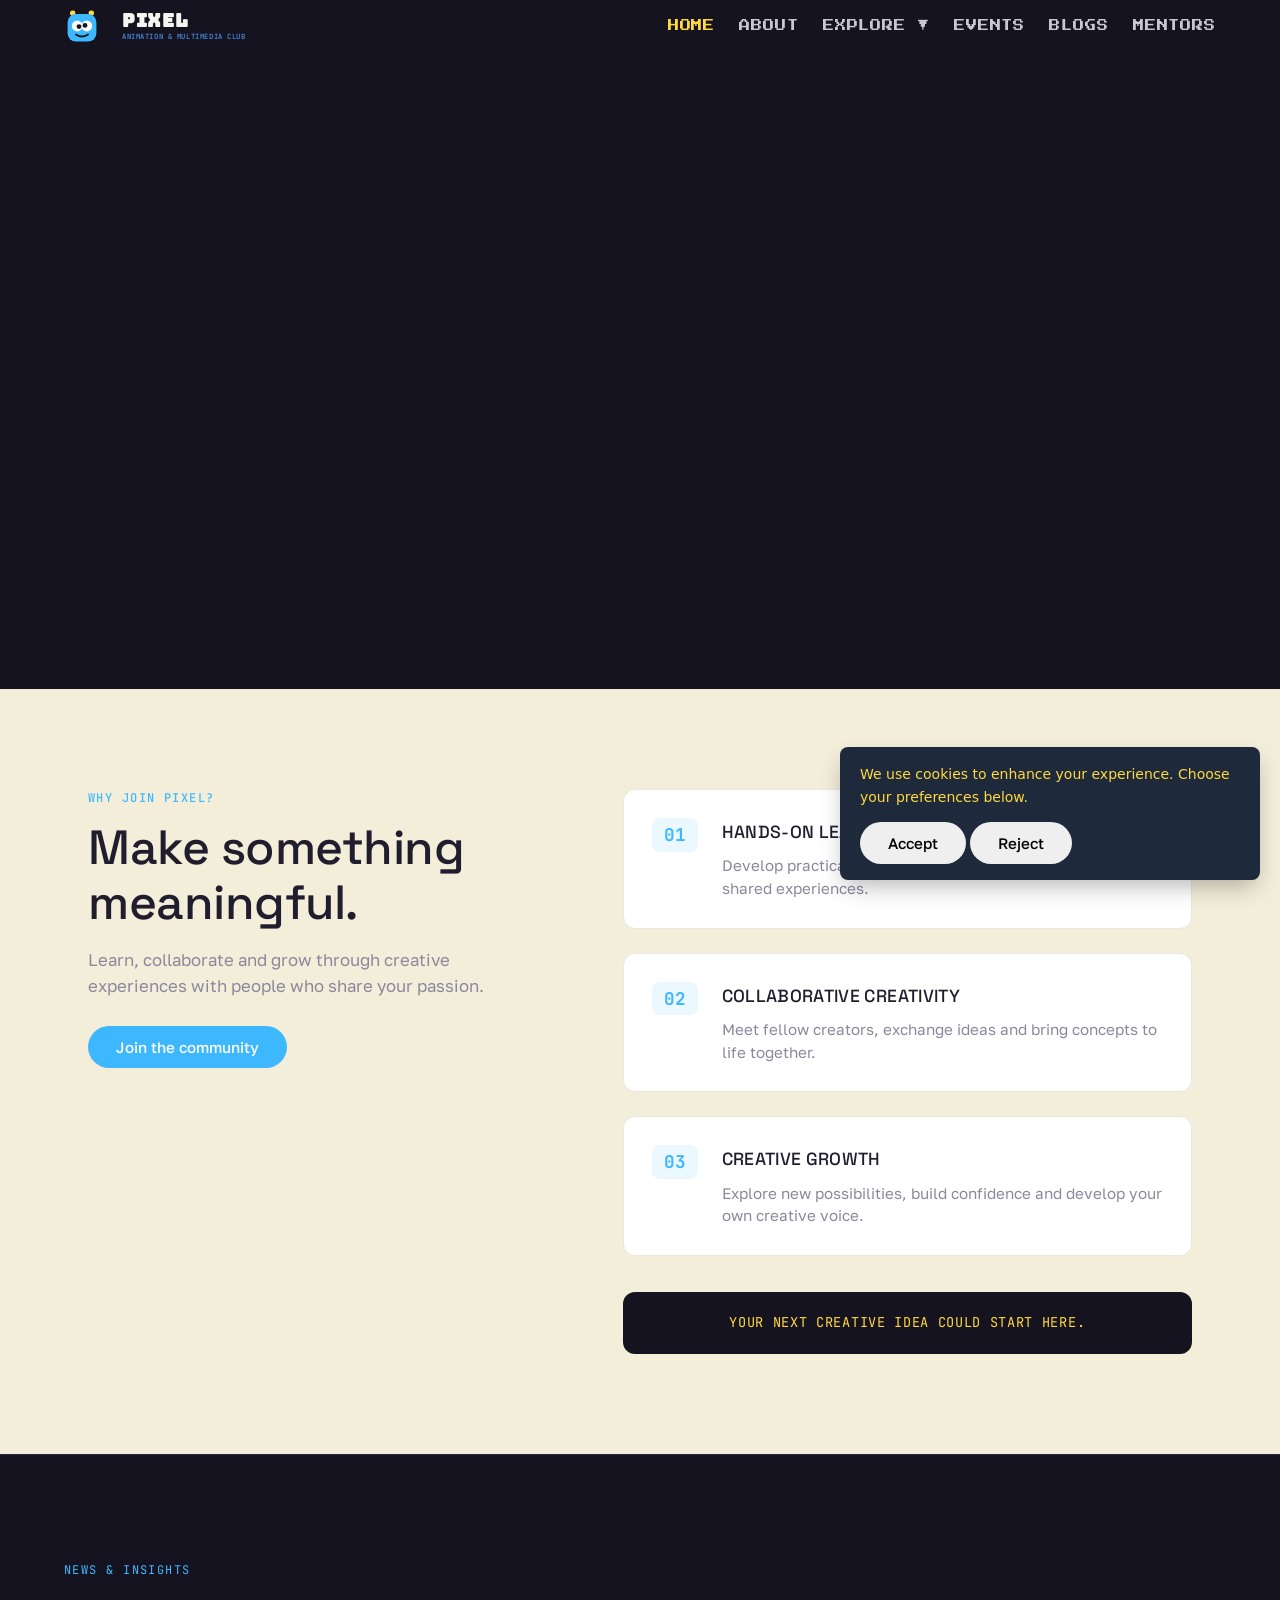
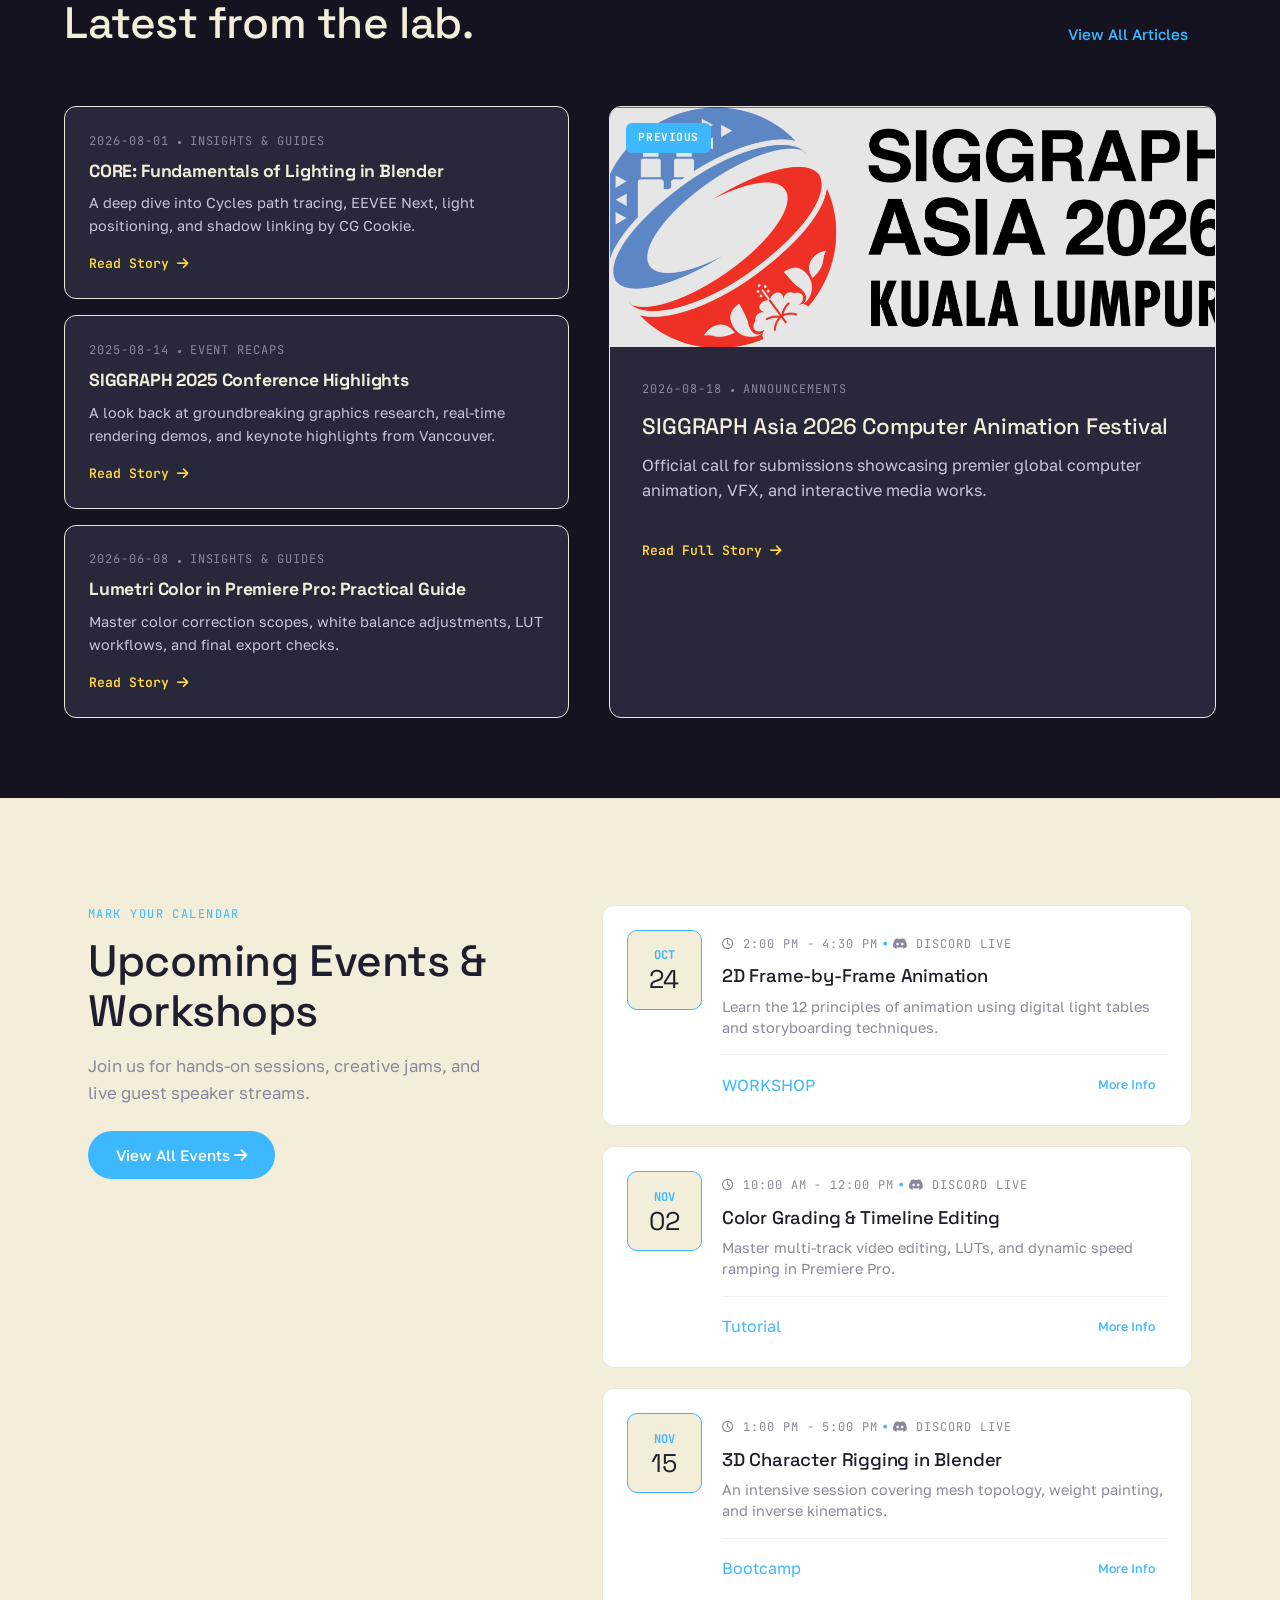
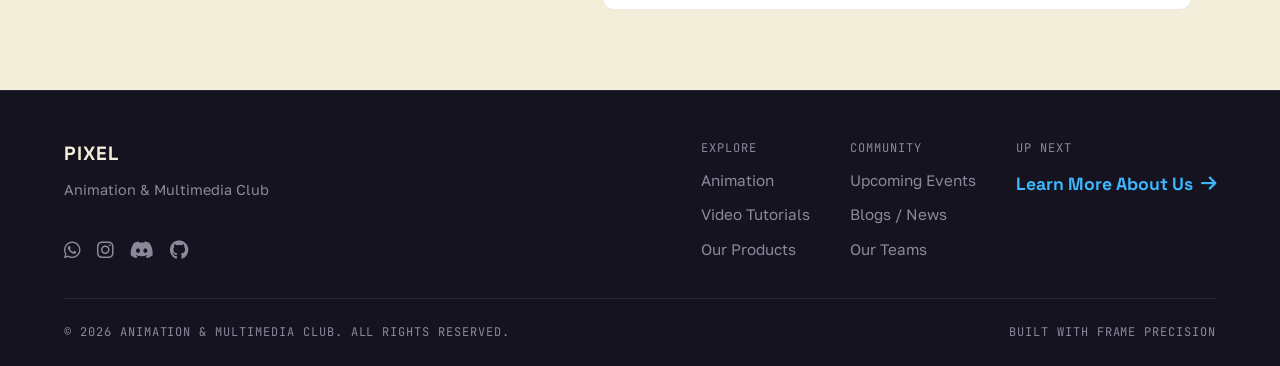
<file: index.html>
<!DOCTYPE html>
<html lang="en">
<head>
  <meta charset="UTF-8">
  <meta name="viewport" content="width=device-width, initial-scale=1.0">
  <title>Home | Animation & Multimedia Club</title>
  <link rel="icon" href="images/icon.svg" type="image/svg+xml">

  <!-- Fonts -->
  <link rel="preconnect" href="https://fonts.googleapis.com">
  <link rel="preconnect" href="https://fonts.gstatic.com" crossorigin>
  <link href="https://fonts.googleapis.com/css2?family=Bungee&family=Space+Grotesk:wght@500;700&family=Golos+Text:wght@400..900&family=Press+Start+2P&family=JetBrains+Mono:wght@400;500&display=swap" rel="stylesheet">
  <link href="https://cdnjs.cloudflare.com/ajax/libs/font-awesome/6.4.0/css/all.min.css" rel="stylesheet">

  <!-- Stylesheet -->
  <link rel="stylesheet" href="style.css">
  <link rel="stylesheet" href="index.css">
</head>
<body>

  <!-- Navigation Bar -->
  <nav class="navbar">
    <div class="container nav-container">
      <!-- Logo and Brand Name -->
      <a href="index.html" class="navbar-brand">
        <!-- Replace logo.png with your actual logo file -->
        <img src="images/pixel-logo.svg" alt="Logo" class="brand-logo">
        <div class="brand-text">
          <span class="brand-title">pixel</span>
          <span class="brand-subtitle">animation & multimedia club</span>
        </div>
      </a>
      
      <!-- Hamburger Button for Mobile -->
      <button class="hamburger" id="hamburger-btn" aria-label="Toggle Navigation">
        <span></span><span></span><span></span>
      </button>

      <!-- Navigation Links -->
      <div class="navbar-nav" id="navbar-nav">
        <a href="index.html" class="active">Home</a>
        <a href="about.html">About</a>
        
        <!-- Explore Dropdown -->
        <div class="dropdown">
          <a class="dropdown-toggle" id="explore-btn">Explore ▼</a>
          <div class="dropdown-menu">
            <a href="animation.html">Animations</a>
            <a href="tutorials.html">Tutorials</a>
            <a href="product.html">Productions</a>
          </div>
        </div>
        
        <a href="event.html">Events</a>
        <a href="blog.html">Blogs</a>
        <a href="mentor.html">Mentors</a>
      </div>
    </div>
    <!-- Scrub Bar Indicator -->
    <div class="scrub-bar"><div class="scrub-fill" id="scrubFill"></div></div>
  </nav>
<!-- Page Content -->
<main class="container">
  <!-- Full-Width Video Section (OUTSIDE Bounded Container) -->
<div class="hero-visual full-bleed">
  <div class="hero-video-wrapper">
    <video 
      class="hero-video" 
      autoplay 
      loop 
      muted 
      playsinline 
      disablePictureInPicture 
      controlsList="nodownload no-pictures-in-picture"
    >
      <source src="videos/refresh.mp4" type="video/mp4">
      <source src="videos/refresh.mp4" type="video/webm">
      Your browser does not support the video tag.
    </video>
  </div>
  <div class="frame-strip" aria-hidden="true">
    <span></span>
    <span></span>
    <span></span>
    <span></span>
    <span></span>
    <span></span>
  </div>
</div>
<!-- Hero Action Button -->
<section class="section why-join">
<div class="container">
    <div class="why-join-layout">
    <div class="why-join-title">
        <p class="eyebrow">WHY JOIN PIXEL?</p>
        <h2>
        Make something meaningful.
        </h2>

        <p class="why-join-intro">Learn, collaborate and grow through creative experiences
        with people who share your passion.</p>

        <br>
        <button class="btn btn-primary" id="openJoinModal">Join the community</button>
    </div>

    <div class="why-features">
        <article class="why-feature">
        <span class="why-feature-number">01</span>
        <div class="why-feature-content">
            <h3>HANDS-ON LEARNING</h3>
            <p>Develop practical creative skills through workshops and shared experiences.</p>
        </div>
        </article>
        <article class="why-feature">
        <span class="why-feature-number">02</span>
        <div class="why-feature-content">
            <h3>COLLABORATIVE CREATIVITY</h3>
            <p>Meet fellow creators, exchange ideas and bring concepts to life together.</p>
        </div>
        </article>
        <article class="why-feature">
        <span class="why-feature-number">03</span>
        <div class="why-feature-content">
            <h3>CREATIVE GROWTH</h3>
            <p>Explore new possibilities, build confidence and develop your own creative voice.</p>
        </div>
        </article>
        <div class="why-join-closing">
        <span>Your next creative idea could start here.</span>
        </div>
    </div>
    </div>
  </div>
</section>

<!-- News & Insights Section -->
<section id="news" class="section section-dark news-section">
  <div class="container">
    <!-- Section Header -->
    <br>
    <div class="news-header">
      <div>
        <p class="eyebrow">NEWS & INSIGHTS</p>
        <h2>Latest from the lab.</h2>
      </div>
      <a href="blog.html" class="btn btn-secondary">View All Articles</a>
    </div>

    <!-- News Grid Layout -->
    <div class="news-grid">
      
      <!-- Featured Main Post -->
      <a href="https://asia.siggraph.org/2026/submissions/computer-animation-festival/" target="_blank" rel="noopener noreferrer" class="news-card news-featured news-card-link">
        <div class="news-image-wrapper">
          <span class="news-badge">Previous</span>
          <img src="images/SIGGRAPH_ASIA_2026.png" alt="SIGGRAPH ASIA 2026" class="news-img">
        </div>
        <div class="news-content">
          <div class="news-meta">
            <span class="label-mono">2026-08-18</span>
            <span class="dot">•</span>
            <span class="label-mono">ANNOUNCEMENTS</span>
          </div>
          <h3>SIGGRAPH Asia 2026 Computer Animation Festival</h3>
          <p class="muted">Official call for submissions showcasing premier global computer animation, VFX, and interactive media works.</p>
          <span class="news-link">Read Full Story <i class="fa-solid fa-arrow-right"></i></span>
        </div>
      </a>

      <!-- Secondary Posts List -->
      <div class="news-list">
        
        <a href="https://cgcookie.com/courses/core-fundamentals-of-lighting-in-blender" target="_blank" rel="noopener noreferrer" class="news-card news-compact news-card-link">
          <div class="news-meta">
            <span class="label-mono">2026-08-01</span>
            <span class="dot">•</span>
            <span class="label-mono">INSIGHTS & GUIDES</span>
          </div>
          <h4>CORE: Fundamentals of Lighting in Blender</h4>
          <p class="muted">A deep dive into Cycles path tracing, EEVEE Next, light positioning, and shadow linking by CG Cookie.</p>
          <span class="news-link">Read Story <i class="fa-solid fa-arrow-right"></i></span>
        </a>

        <a href="https://s2025.siggraph.org/" target="_blank" rel="noopener noreferrer" class="news-card news-compact news-card-link">
          <div class="news-meta">
            <span class="label-mono">2025-08-14</span>
            <span class="dot">•</span>
            <span class="label-mono">EVENT RECAPS</span>
          </div>
          <h4>SIGGRAPH 2025 Conference Highlights</h4>
          <p class="muted">A look back at groundbreaking graphics research, real-time rendering demos, and keynote highlights from Vancouver.</p>
          <span class="news-link">Read Story <i class="fa-solid fa-arrow-right"></i></span>
        </a>

        <a href="https://josephnilo.com/blog/color-grading-in-premiere-pro-the-ultimate-guide-to-the-lumetri-color-panel/" target="_blank" rel="noopener noreferrer" class="news-card news-compact news-card-link">
          <div class="news-meta">
            <span class="label-mono">2026-06-08</span>
            <span class="dot">•</span>
            <span class="label-mono">INSIGHTS & GUIDES</span>
          </div>
          <h4>Lumetri Color in Premiere Pro: Practical Guide</h4>
          <p class="muted">Master color correction scopes, white balance adjustments, LUT workflows, and final export checks.</p>
          <span class="news-link">Read Story <i class="fa-solid fa-arrow-right"></i></span>
        </a>

      </div>

    </div>
  </div>
</section>

<!-- Upcoming Events Section — 2-Column Grid -->
<section id="events" class="section events-section">
  <br>
  <div class="container">
    <div class="events-layout">

      <!-- Left Column: Sticky Title & Description -->
      <div class="events-title">
        <p class="eyebrow">MARK YOUR CALENDAR</p>
        <h2>Upcoming Events &amp; Workshops</h2>
        <p class="events-intro">Join us for hands-on sessions, creative jams, and live guest speaker streams.</p>
        <a href="event.html" class="btn btn-primary events-cta">View All Events <i class="fa-solid fa-arrow-right"></i></a>
      </div>

      <!-- Right Column: Stacked Event Cards -->
      <div class="events-list">

        <!-- Card 1 -->
        <a href="event.html#bootcamp" class="event-card event-card-link">
          <div class="event-date-badge">
            <span class="event-month">OCT</span>
            <span class="event-day">24</span>
          </div>
          <div class="event-details">
            <div class="event-meta">
              <span class="label-mono"><i class="fa-regular fa-clock"></i> 2:00 PM - 4:30 PM</span>
              <span class="dot">•</span>
              <span class="label-mono"><i class="fa-brands fa-discord"></i> DISCORD LIVE</span>
            </div>
            <h3>2D Frame-by-Frame Animation</h3>
            <p class="muted">Learn the 12 principles of animation using digital light tables and storyboarding techniques.</p>
            <div class="event-footer">
              <span class="event-tag">WORKSHOP</span>
              <div class="event-actions">
                <span class="btn btn-secondary btn-sm">More Info</span>
              </div>
            </div>
          </div>
        </a>

        <!-- Card 2 -->
        <a href="event.html#film-jam" class="event-card event-card-link">
          <div class="event-date-badge">
            <span class="event-month">NOV</span>
            <span class="event-day">02</span>
          </div>
          <div class="event-details">
            <div class="event-meta">
              <span class="label-mono"><i class="fa-regular fa-clock"></i> 10:00 AM - 12:00 PM</span>
              <span class="dot">•</span>
              <span class="label-mono"><i class="fa-brands fa-discord"></i> DISCORD LIVE</span>
            </div>
            <h3>Color Grading & Timeline Editing</h3>
            <p class="muted">Master multi-track video editing, LUTs, and dynamic speed ramping in Premiere Pro.</p>
            <div class="event-footer">
              <span class="event-tag tag-yellow">Tutorial</span>
              <div class="event-actions">
                <span class="btn btn-secondary btn-sm">More Info</span>
              </div>
            </div>
          </div>
        </a>

        <!-- Card 3 -->
        <a href="event.html#vfx-talk" class="event-card event-card-link">
          <div class="event-date-badge">
            <span class="event-month">NOV</span>
            <span class="event-day">15</span>
          </div>
          <div class="event-details">
            <div class="event-meta">
              <span class="label-mono"><i class="fa-regular fa-clock"></i> 1:00 PM - 5:00 PM</span>
              <span class="dot">•</span>
              <span class="label-mono"><i class="fa-brands fa-discord"></i> DISCORD LIVE</span>
            </div>
            <h3>3D Character Rigging in Blender</h3>
            <p class="muted">An intensive session covering mesh topology, weight painting, and inverse kinematics.</p>
            <div class="event-footer">
              <span class="event-tag">Bootcamp</span>
              <div class="event-actions">
                <span class="btn btn-secondary btn-sm">More Info</span>
              </div>
            </div>
          </div>
        </a>

      </div>

    </div>
  </div>
</section>

<!-- Hidden Join Modal Overlay -->
<div id="joinModal" class="modal-overlay">
<div class="modal-card">
<button class="modal-close" id="closeJoinModal" aria-label="Close">&times;</button>
<h2>Join the Community</h2>
<p class="muted">Fill out the form below to register as an official member of PIXEL.</p>

<!-- Success Banner Card -->
<div id="successCard" class="success-banner" style="display: none;">
<i class="fa-solid fa-circle-check"></i>
<div>
    <strong>Registration Successful!</strong>
    <p>Welcome to PIXEL. We have saved your spot.</p>
</div>
</div>

<form id="joinForm" class="join-form">
<div class="form-group">
    <label class="label-mono" for="fullName">Full Name</label>
    <input type="text" id="fullName" name="fullName" placeholder="e.g. Alex Mercer" required>
</div>

<div class="form-group">
    <label class="label-mono" for="email">Email Address</label>
    <input type="email" id="email" name="email" placeholder="alex@example.com" required>
</div>

<div class="form-group">
    <label class="label-mono" for="interest">Primary Interest</label>
    <select id="interest" name="interest" required>
    <option value="" disabled selected>Select your field</option>
    <option value="Animation">Animation</option>
    <option value="Video Editing">Video Editing</option>
    <option value="Digital Art">Digital Art &amp; Design</option>
    <option value="Product Design">Product Design</option>
    </select>
</div>

<button type="submit" class="btn btn-primary" id="submitBtn">Submit Registration</button>
</form>
</div>
</div>

</main>
    <!-- Footer -->
<footer class="footer">
  <div class="container">
    <div class="footer-content">

      <!-- Left Column: Branding & Socials -->
      <div class="footer-info">
        <div class="footer-brand">PIXEL</div>
        <p class="muted">Animation &amp; Multimedia Club</p>
        <div class="social-links">
          <a href="https://chat.whatsapp.com/Lg8gJl5Xru52lrucpBrVzS" aria-label="Whatsapp" target="_blank" rel="noopener noreferrer"><i class="fa-brands fa-whatsapp"></i></a>
          <a href="https://www.instagram.com/pixe.lclub?igsi=c2UzMmYwMGY0czd2" aria-label="Instagram" target="_blank" rel="noopener noreferrer"><i class="fa-brands fa-instagram" target="_blank" rel="noopener noreferrer"></i></a>
          <a href="https://discord.gg/sAC37jRx9b" aria-label="Discord" target=" _blank" rel="noopener noreferrer"><i class="fa-brands fa-discord" target="_blank" rel="noopener noreferrer"></i></a>
          <a href="https://github.com/PixelAnimationAndMultimeidaClub/Pixel-Club-website" aria-label="GitHub" target="_blank" rel="noopener noreferrer"><i class="fa-brands fa-github"></i></a>
        </div>
      </div>

      <!-- Center/Right: Structured Navigation Columns -->
      <div class="footer-nav-grid">
        <div class="footer-col">
          <span class="label-mono">Explore</span>
          <a href="animation.html">Animation</a>
          <a href="tutorials.html">Video Tutorials</a>
          <a href="product.html">Our Products</a>
        </div>

        <div class="footer-col">
          <span class="label-mono">Community</span>
          <a href="event.html">Upcoming Events</a>
          <a href="blog.html">Blogs / News</a>
          <a href="mentor.html">Our Teams</a>
        </div>

        <div class="footer-next">
          <span class="label-mono">Up Next</span>
          <a href="about.html" class="next-link">
            <span>Learn More About Us</span>
            <i class="fa-solid fa-arrow-right"></i>
          </a>
        </div>
      </div>
    </div>

    <!-- Bottom Bar -->
    <div class="footer-bottom">
      <span class="label-mono">&copy; 2026 Animation & Multimedia Club. All rights reserved.</span>
      <span class="label-mono">Built with frame precision</span>
    </div>
  </div>
</footer> 

<!-- PLACE COOKIE BANNER HERE (Just inside </body>) -->
  <div id="cookie-banner" class="cookie-banner hidden">
    <p>We use cookies to enhance your experience. Choose your preferences below.</p>
    <div class="cookie-buttons">
      <button id="accept-cookies" class="btn btn-accept">Accept</button>
      <button id="reject-cookies" class="btn btn-reject">Reject</button>
    </div>
  </div>
  
  <!-- Scripts -->
  <script src="default.js"></script>
  <script src="index.js"></script>
</body>
</html>
</file>
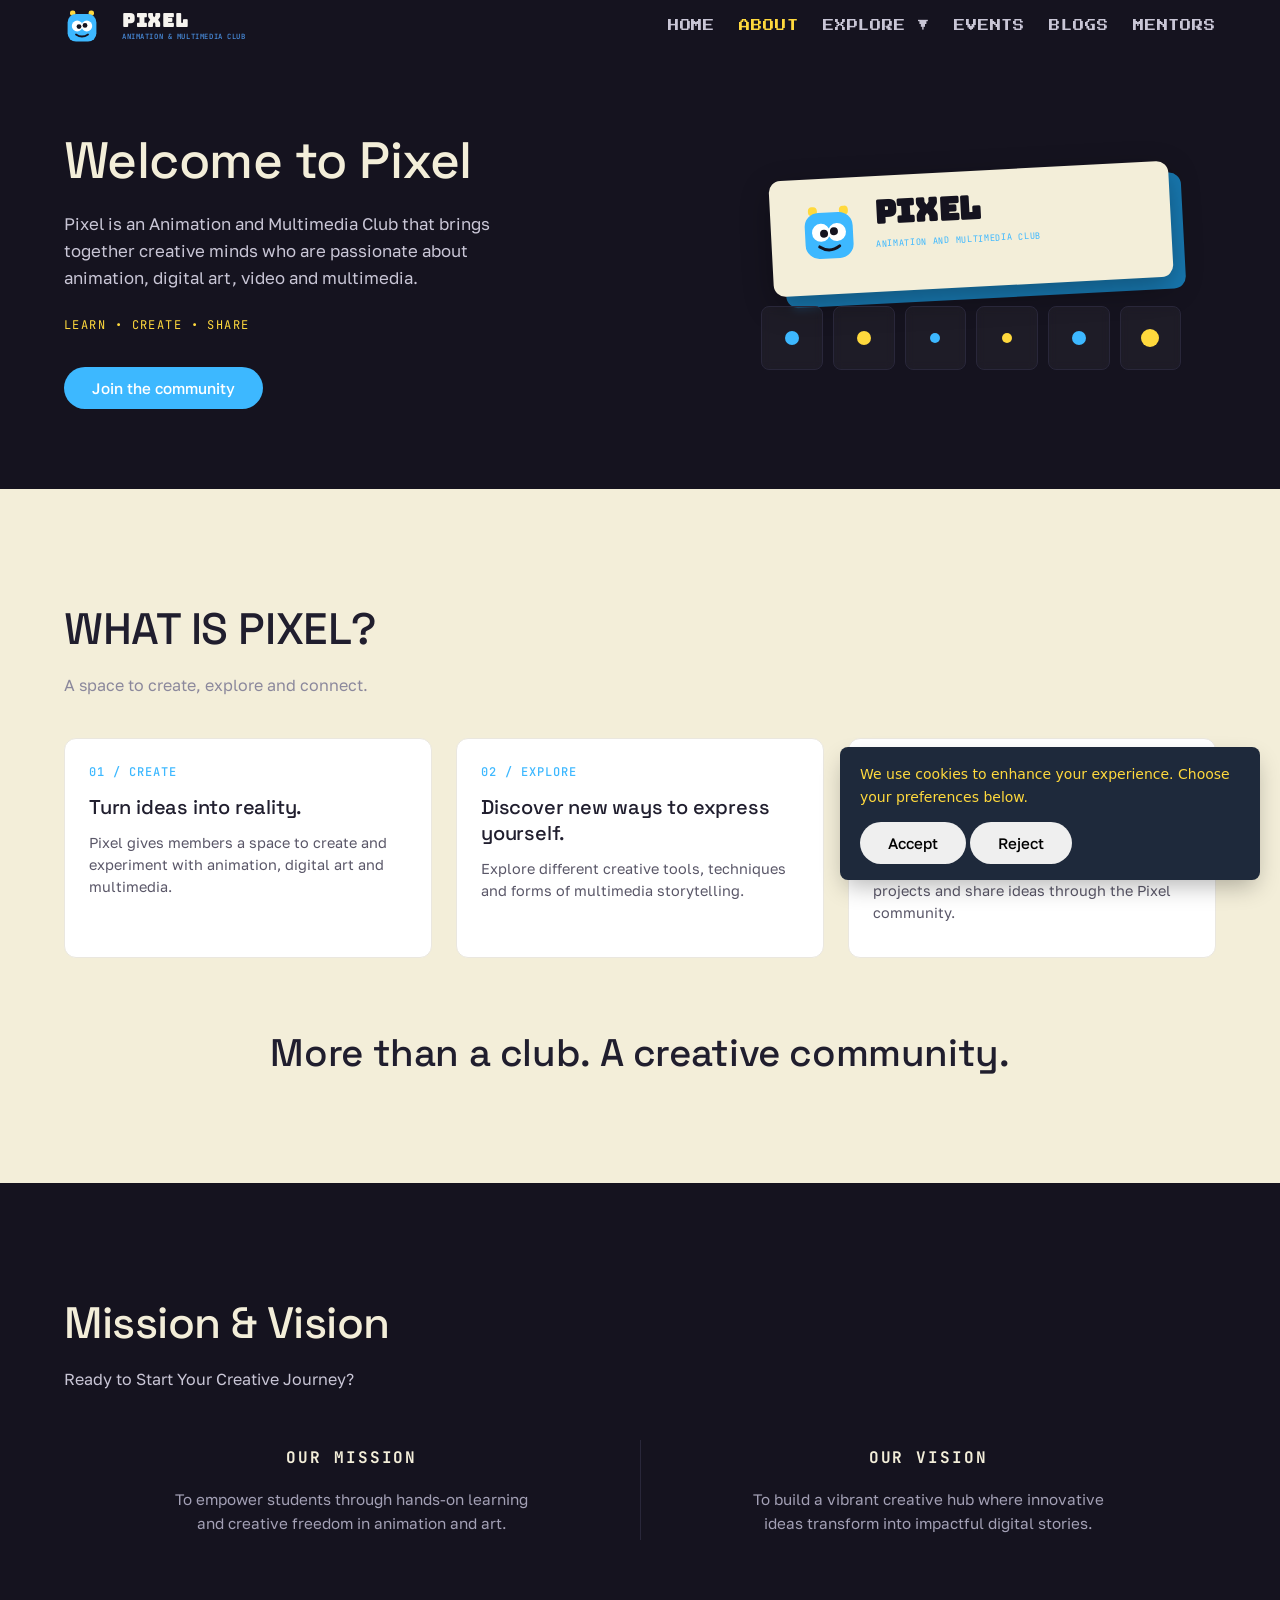
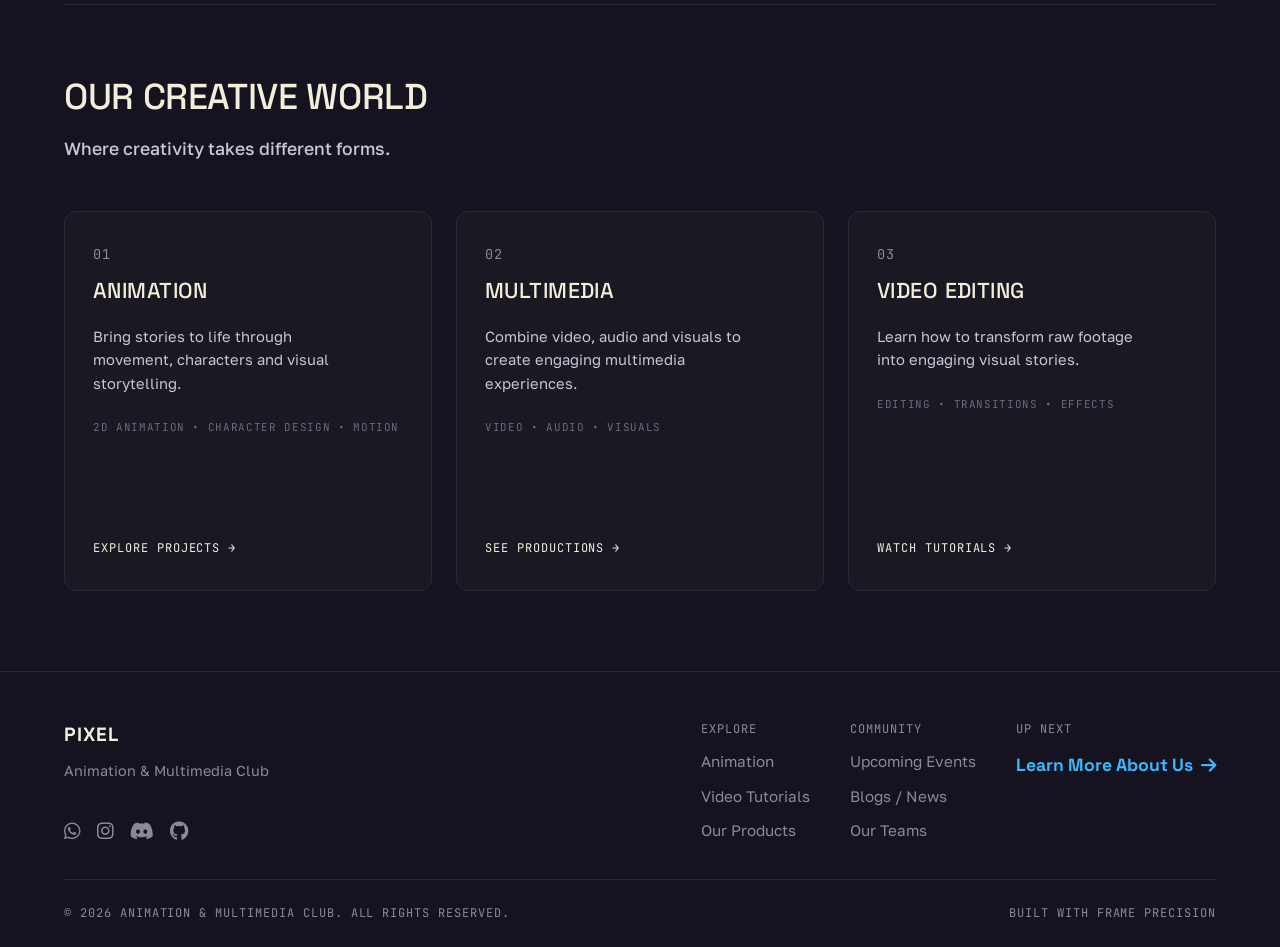
<file: about.html>
<!DOCTYPE html>
<html lang="en">
<head>
  <meta charset="UTF-8">
  <meta name="viewport" content="width=device-width, initial-scale=1.0">
  <title>About | Animation & Multimedia Club</title>
  <link rel="icon" href="images/icon.svg" type="image/svg+xml">

  <!-- Fonts -->
  <link rel="preconnect" href="https://fonts.googleapis.com">
  <link rel="preconnect" href="https://fonts.gstatic.com" crossorigin>
  <link href="https://fonts.googleapis.com/css2?family=Bungee&family=Space+Grotesk:wght@500;700&family=Golos+Text:wght@400..900&family=Press+Start+2P&family=JetBrains+Mono:wght@400;500&display=swap" rel="stylesheet">
  <link href="https://cdnjs.cloudflare.com/ajax/libs/font-awesome/6.4.0/css/all.min.css" rel="stylesheet">

  <!-- Stylesheet -->
  <link rel="stylesheet" href="style.css">
  <link rel="stylesheet" href="about.css">
</head>
<body>

  <!-- Navigation Bar -->
  <nav class="navbar">
    <div class="container nav-container">
      <!-- Logo and Brand Name -->
      <a href="index.html" class="navbar-brand">
        <!-- Replace logo.png with your actual logo file -->
        <img src="images/pixel-logo.svg" alt="Logo" class="brand-logo">
        <div class="brand-text">
          <span class="brand-title">pixel</span>
          <span class="brand-subtitle">animation & multimedia club</span>
        </div>
      </a>
      
      <!-- Hamburger Button for Mobile -->
      <button class="hamburger" id="hamburger-btn" aria-label="Toggle Navigation">
        <span></span><span></span><span></span>
      </button>

      <!-- Navigation Links -->
      <div class="navbar-nav" id="navbar-nav">
        <a href="index.html" >Home</a>
        <a href="about.html" class="active">About</a>
        
        <!-- Explore Dropdown -->
        <div class="dropdown">
          <a class="dropdown-toggle" id="explore-btn">Explore ▼</a>
          <div class="dropdown-menu">
            <a href="animation.html">Animations</a>
            <a href="tutorials.html">Tutorials</a>
            <a href="product.html" >Productions</a>
          </div>
        </div>
        
        <a href="event.html">Events</a>
        <a href="blog.html">Blogs</a>
        <a href="mentor.html">Mentors</a>
      </div>
    </div>
    <!-- Scrub Bar Indicator -->
    <div class="scrub-bar"><div class="scrub-fill" id="scrubFill"></div></div>
  </nav>

  <main>
  <section class="section section-dark hero-about">
  <div class="container hero-about-grid">
    <!-- Left Column: Content -->
    <div class="hero-content">
      <h2 class="hero-title">Welcome to Pixel</h2>
      <p class="hero-description">
        Pixel is an Animation and Multimedia Club that brings together creative minds who are passionate about animation, digital art, video and multimedia.
      </p>
      <div class="label-mono hero-tags">
        LEARN &bull; CREATE &bull; SHARE
      </div>
      <button class="btn btn-primary" id="openJoinModal">Join the community</button>
    </div>

    <!-- Right Column: Visual Graphic & Bullet Sequence -->
    <div class="hero-visual">
      <!-- Tilted Card Stack -->
      <div class="hero-card-wrapper">
        <div class="hero-card-shadow"></div>
        <div class="hero-card">
          <div class="pixel-logo-icon">
            <img src="images/pixel-logo.svg" alt="Logo" >
          </div>
          <div class="pixel-logo-text">
            <h3>PIXEL</h3>
            <span class="label-mono">ANIMATION AND MULTIMEDIA CLUB</span>
          </div>
        </div>
      </div>

      <!-- Sequential Enlarging Bullets Container -->
      <div class="bullet-sequence">
        <div class="bullet-card">
          <span class="dot dot-blue"></span>
        </div>
        <div class="bullet-card">
          <span class="dot dot-yellow"></span>
        </div>
        <div class="bullet-card">
          <span class="dot dot-blue sm"></span>
        </div>
        <div class="bullet-card">
          <span class="dot dot-yellow sm"></span>
        </div>
        <div class="bullet-card">
          <span class="dot dot-blue"></span>
        </div>
        <div class="bullet-card">
          <span class="dot dot-yellow lg"></span>
        </div>
      </div>
    </div>
  </div>
</section>

<section class="section section-what-is">
  <br>
  <div class="container">
    <!-- Section Header -->
    <div class="what-is-header">
      <h2>WHAT IS PIXEL?</h2>
      <p class="muted">A space to create, explore and connect.</p>
    </div>

    <!-- Cards Grid -->
    <div class="what-is-grid">
      <div class="card focus-card">
        <span class="label-mono card-label">01 / CREATE</span>
        <h3>Turn ideas into reality.</h3>
        <p>Pixel gives members a space to create and experiment with animation, digital art and multimedia.</p>
      </div>

      <div class="card focus-card">
        <span class="label-mono card-label">02 / EXPLORE</span>
        <h3>Discover new ways to express yourself.</h3>
        <p>Explore different creative tools, techniques and forms of multimedia storytelling.</p>
      </div>

      <div class="card focus-card">
        <span class="label-mono card-label">03 / CONNECT</span>
        <h3>Create with people who share your passion.</h3>
        <p>Meet other creative minds, collaborate on projects and share ideas through the Pixel community.</p>
      </div>
    </div>

    <!-- Section Sub-banner -->
    <div class="what-is-footer">
      <h2>More than a club. A creative community.</h2>
    </div>
  </div>
</section>

<section class="section section-dark creative-mission-section">
  <br>
  <div class="container">
    
    <!-- Part 1: Mission & Vision -->
    <div class="mission-vision-block">
      <div class="section-header">
        <h2 class="section-title">Mission &amp; Vision</h2>
        <p class="muted">Ready to Start Your Creative Journey?</p>
      </div>

      <div class="mission-vision-grid">
        <div class="mv-card">
          <h3 class="label-mono mv-title">OUR MISSION</h3>
          <p>To empower students through hands-on learning and creative freedom in animation and art.</p>
        </div>

        <div class="mv-divider" aria-hidden="true"></div>

        <div class="mv-card">
          <h3 class="label-mono mv-title">OUR VISION</h3>
          <p>To build a vibrant creative hub where innovative ideas transform into impactful digital stories.</p>
        </div>
      </div>
    </div>

    <!-- Section Divider Line -->
    <hr class="section-separator" />

    <!-- Part 2: Our Creative World -->
    <div class="creative-world-block">
      <div class="section-header">
        <h2 class="creative-heading">OUR CREATIVE WORLD</h2>
        <p class="section-subtitle">Where creativity takes different forms.</p>
      </div>

      <div class="creative-grid">
        <!-- Card 1: Animation -->
        <a href="animation.html" class="creative-card">
          <img src="images/pixel_character.png" alt="Animation visual" class="card-top-image" />
          <div class="card-inner-content">
            <span class="label-mono card-num">01</span>
            <h3 class="card-title">ANIMATION</h3>
            <p class="card-desc">Bring stories to life through movement, characters and visual storytelling.</p>
            <span class="label-mono card-tags">2D ANIMATION &bull; CHARACTER DESIGN &bull; MOTION</span>
          </div>
          <span class="label-mono card-link">EXPLORE PROJECTS &rarr;</span>
        </a>

        <!-- Card 2: Multimedia -->
        <a href="product.html" class="creative-card">
          <img src="images/play_button.png" alt="Multimedia visual" class="card-top-image" />
          <div class="card-inner-content">
            <span class="label-mono card-num">02</span>
            <h3 class="card-title">MULTIMEDIA</h3>
            <p class="card-desc">Combine video, audio and visuals to create engaging multimedia experiences.</p>
            <span class="label-mono card-tags">VIDEO &bull; AUDIO &bull; VISUALS</span>
          </div>
          <span class="label-mono card-link">SEE PRODUCTIONS &rarr;</span>
        </a>

        <!-- Card 3: Video Editing -->
        <a href="tutorials.html" class="creative-card">
          <img src="images/pixel_video.png" alt="Video Editing visual" class="card-top-image" />
          <div class="card-inner-content">
            <span class="label-mono card-num">03</span>
            <h3 class="card-title">VIDEO EDITING</h3>
            <p class="card-desc">Learn how to transform raw footage into engaging visual stories.</p>
            <span class="label-mono card-tags">EDITING &bull; TRANSITIONS &bull; EFFECTS</span>
          </div>
          <span class="label-mono card-link">WATCH TUTORIALS &rarr;</span>
        </a>
      </div>
    </div>

  </div>
</section>

<div id="joinModal" class="modal-overlay">
<div class="modal-card">
<button class="modal-close" id="closeJoinModal" aria-label="Close">&times;</button>
<h2>Join the Community</h2>
<p class="muted">Fill out the form below to register as an official member of PIXEL.</p>

<!-- Success Banner Card -->
<div id="successCard" class="success-banner" style="display: none;">
<i class="fa-solid fa-circle-check"></i>
<div>
    <strong>Registration Successful!</strong>
    <p>Welcome to PIXEL. We have saved your spot.</p>
</div>
</div>

<form id="joinForm" class="join-form">
<div class="form-group">
    <label class="label-mono" for="fullName">Full Name</label>
    <input type="text" id="fullName" name="fullName" placeholder="e.g. Alex Mercer" required>
</div>

<div class="form-group">
    <label class="label-mono" for="email">Email Address</label>
    <input type="email" id="email" name="email" placeholder="alex@example.com" required>
</div>

<div class="form-group">
    <label class="label-mono" for="interest">Primary Interest</label>
    <select id="interest" name="interest" required>
    <option value="" disabled selected>Select your field</option>
    <option value="Animation">Animation</option>
    <option value="Video Editing">Video Editing</option>
    <option value="Digital Art">Digital Art &amp; Design</option>
    <option value="Product Design">Product Design</option>
    </select>
</div>

<button type="submit" class="btn btn-primary" id="submitBtn">Submit Registration</button>
</form>
</div>
</div>
</main>

    <!-- Footer -->
<footer class="footer">
  <div class="container">
    <div class="footer-content">

      <!-- Left Column: Branding & Socials -->
      <div class="footer-info">
        <div class="footer-brand">PIXEL</div>
        <p class="muted">Animation &amp; Multimedia Club</p>
        <div class="social-links">
          <a href="https://chat.whatsapp.com/Lg8gJl5Xru52lrucpBrVzS" aria-label="Whatsapp" target="_blank" rel="noopener noreferrer"><i class="fa-brands fa-whatsapp"></i></a>
          <a href="https://www.instagram.com/pixe.lclub?igsi=c2UzMmYwMGY0czd2" aria-label="Instagram" target="_blank" rel="noopener noreferrer"><i class="fa-brands fa-instagram" target="_blank" rel="noopener noreferrer"></i></a>
          <a href="https://discord.gg/sAC37jRx9b" aria-label="Discord" target=" _blank" rel="noopener noreferrer"><i class="fa-brands fa-discord" target="_blank" rel="noopener noreferrer"></i></a>
          <a href="https://github.com/PixelAnimationAndMultimeidaClub/Pixel-Club-website" aria-label="GitHub" target="_blank" rel="noopener noreferrer"><i class="fa-brands fa-github"></i></a>
        </div>
      </div>

      <!-- Center/Right: Structured Navigation Columns -->
      <div class="footer-nav-grid">
        <div class="footer-col">
          <span class="label-mono">Explore</span>
          <a href="animation.html">Animation</a>
          <a href="tutorials.html">Video Tutorials</a>
          <a href="product.html">Our Products</a>
        </div>

        <div class="footer-col">
          <span class="label-mono">Community</span>
          <a href="event.html">Upcoming Events</a>
          <a href="blog.html">Blogs / News</a>
          <a href="mentor.html">Our Teams</a>
        </div>

        <div class="footer-next">
          <span class="label-mono">Up Next</span>
          <a href="about.html" class="next-link">
            <span>Learn More About Us</span>
            <i class="fa-solid fa-arrow-right"></i>
          </a>
        </div>
      </div>
    </div>

    <!-- Bottom Bar -->
    <div class="footer-bottom">
      <span class="label-mono">&copy; 2026 Animation & Multimedia Club. All rights reserved.</span>
      <span class="label-mono">Built with frame precision</span>
    </div>
  </div>
</footer> 

<!-- PLACE COOKIE BANNER HERE (Just inside </body>) -->
  <div id="cookie-banner" class="cookie-banner hidden">
    <p>We use cookies to enhance your experience. Choose your preferences below.</p>
    <div class="cookie-buttons">
      <button id="accept-cookies" class="btn btn-accept">Accept</button>
      <button id="reject-cookies" class="btn btn-reject">Reject</button>
    </div>
  </div>

  <!-- Scripts -->
  <script src="default.js"></script>
  <script src="about.js"></script>
</body>
</html>
</file>
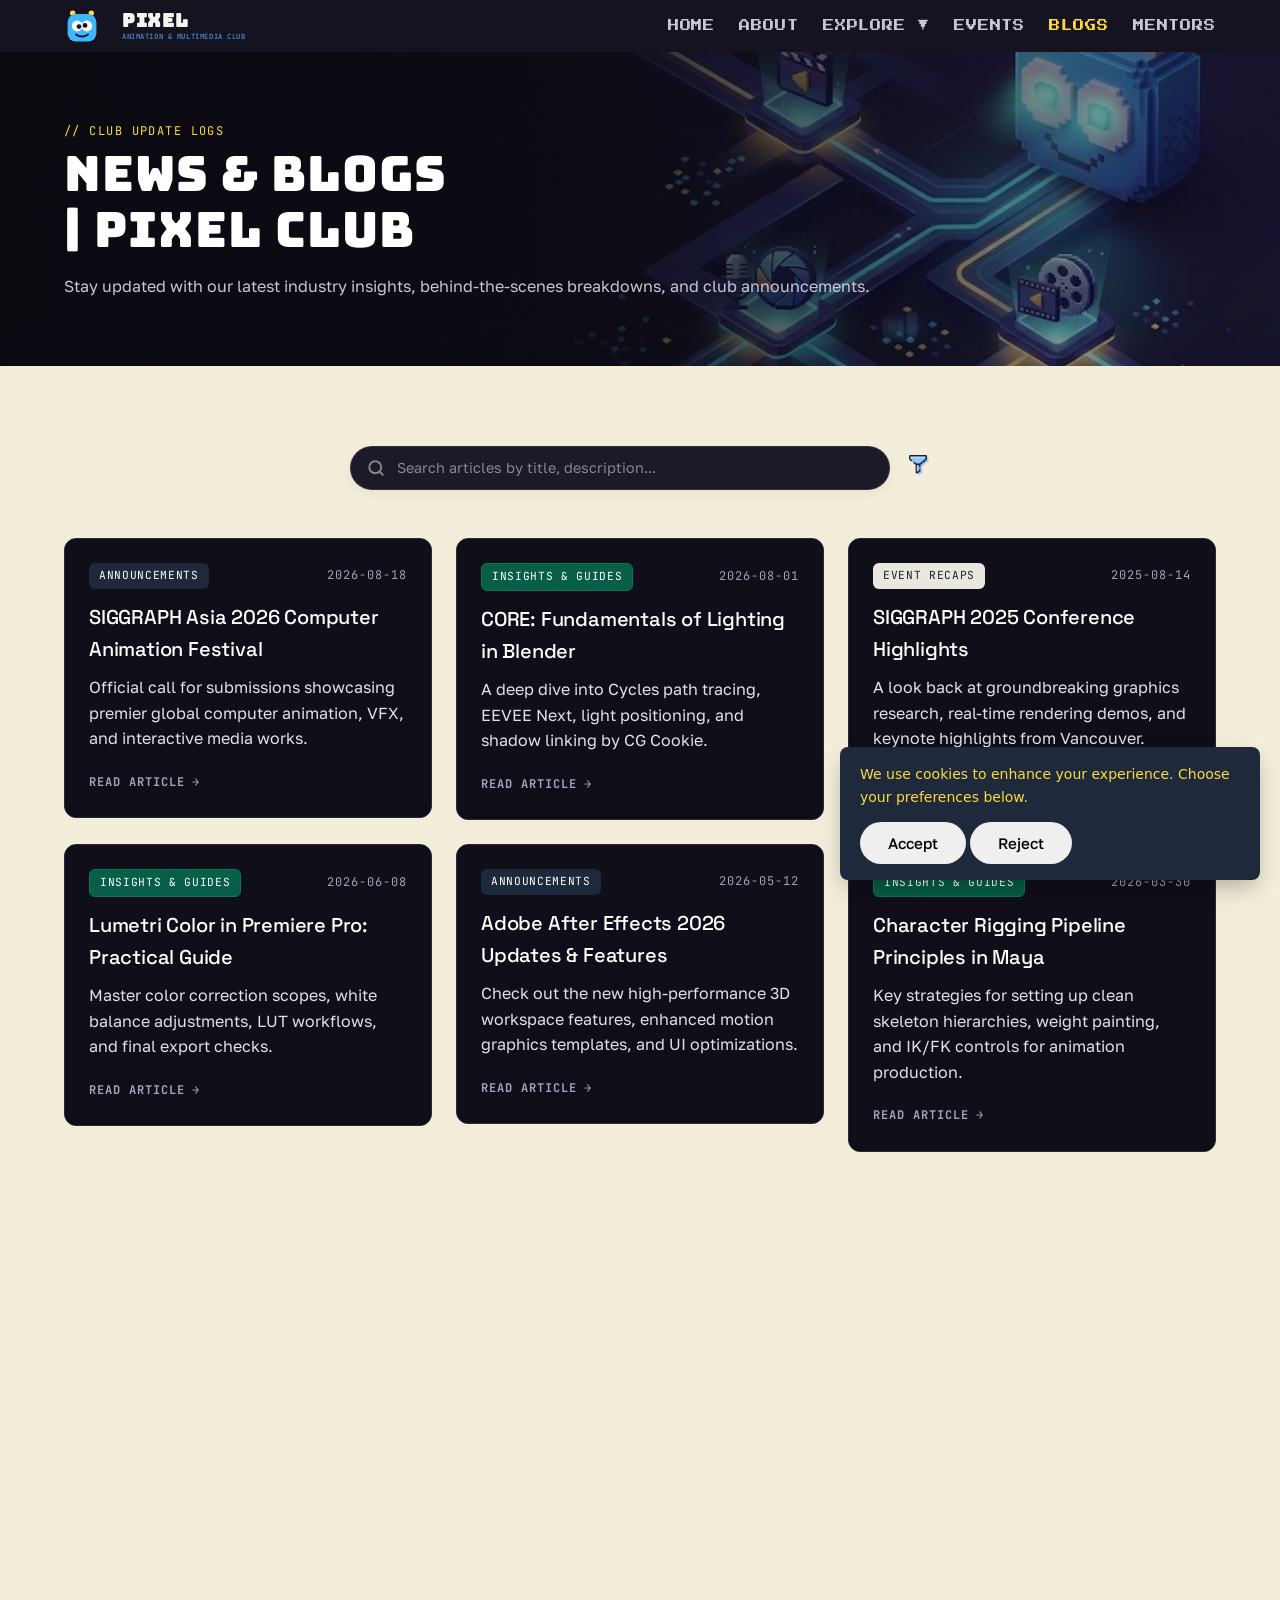
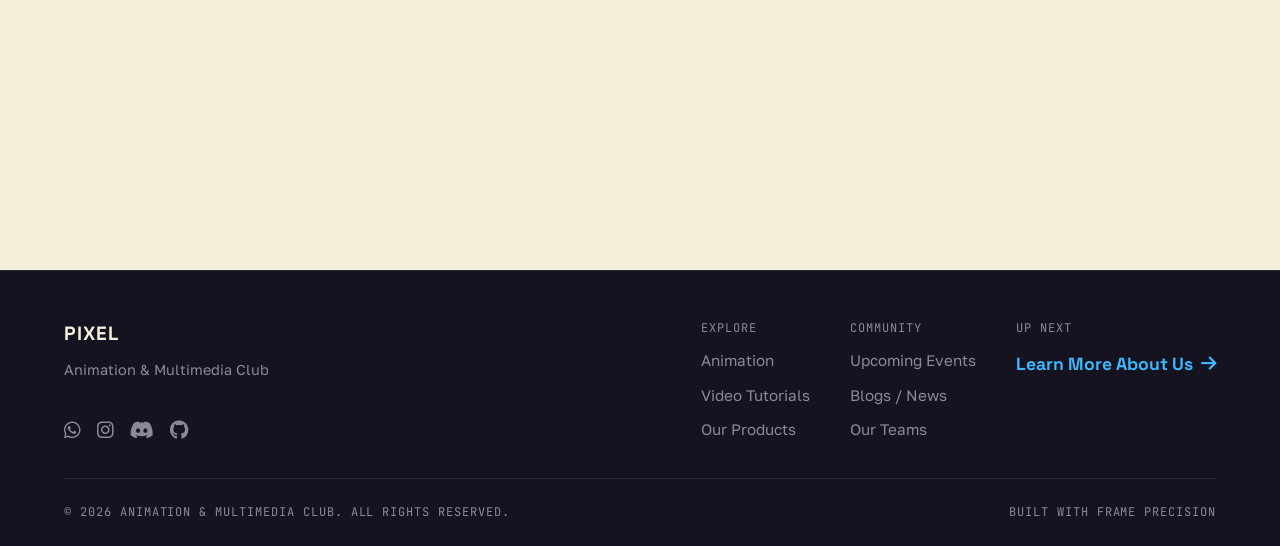
<file: blog.html>
<!DOCTYPE html>
<html lang="en">
<head>
  <meta charset="UTF-8">
  <meta name="viewport" content="width=device-width, initial-scale=1.0">
  <title>Blog | Animation & Multimedia Club</title>
  <link rel="icon" href="images/icon.svg" type="image/svg+xml">

  <!-- Fonts -->
  <link rel="preconnect" href="https://fonts.googleapis.com">
  <link rel="preconnect" href="https://fonts.gstatic.com" crossorigin>
  <link href="https://fonts.googleapis.com/css2?family=Bungee&family=Space+Grotesk:wght@500;700&family=Golos+Text:wght@400..900&family=Press+Start+2P&family=JetBrains+Mono:wght@400;500&display=swap" rel="stylesheet">
  <link href="https://cdnjs.cloudflare.com/ajax/libs/font-awesome/6.4.0/css/all.min.css" rel="stylesheet">

  <!-- Stylesheet -->
  <link rel="stylesheet" href="style.css">
  <link rel="stylesheet" href="blog.css">
</head>
<body>

  <!-- Navigation Bar -->
  <nav class="navbar">
    <div class="container nav-container">
      <!-- Logo and Brand Name -->
      <a href="index.html" class="navbar-brand">
        <!-- Replace logo.png with your actual logo file -->
        <img src="images/pixel-logo.svg" alt="Logo" class="brand-logo">
        <div class="brand-text">
          <span class="brand-title">pixel</span>
          <span class="brand-subtitle">animation & multimedia club</span>
        </div>
      </a>
      
      <!-- Hamburger Button for Mobile -->
      <button class="hamburger" id="hamburger-btn" aria-label="Toggle Navigation">
        <span></span><span></span><span></span>
      </button>

      <!-- Navigation Links -->
      <div class="navbar-nav" id="navbar-nav">
        <a href="index.html" >Home</a>
        <a href="about.html">About</a>
        
        <!-- Explore Dropdown -->
        <div class="dropdown">
          <a class="dropdown-toggle" id="explore-btn">Explore ▼</a>
          <div class="dropdown-menu">
            <a href="animation.html">Animations</a>
            <a href="tutorials.html">Tutorials</a>
            <a href="product.html">Productions</a>
          </div>
        </div>
        
        <a href="event.html">Events</a>
        <a href="blog.html" class="active">Blogs</a>
        <a href="mentor.html">Mentors</a>
      </div>
    </div>
      <!-- Scrub Bar Indicator -->
      <div class="scrub-bar"><div class="scrub-fill" id="scrubFill"></div></div>
  </nav>
<!-- Dark Header Section (Cleaned up extra closing divs) -->
  <section class="section section-dark hero-section">
    <div class="hero-bg-overlay"></div> 
    <div class="container">
      <span class="label-mono">// CLUB UPDATE LOGS</span> 
      <h1>NEWS & BLOGS<br>| PIXEL CLUB</h1> 
      <p>Stay updated with our latest industry insights, behind-the-scenes breakdowns, and club announcements.</p>
    </div>
  </section>

  <!-- Content Section -->
  <main class="section">
    <div class="container">
      
      <!-- Search & Filter Toolbar Row -->
      <div class="tutorial-search-filter-row" style="display: flex; align-items: center; justify-content: center; gap: 16px; margin-top: 0; margin-bottom: 24px; width: 100%;">
        
        <!-- Search Box -->
        <div class="search-box-wrapper" style="flex: 1; max-width: 540px;">
          <svg class="search-icon-left" width="18" height="18" viewBox="0 0 24 24" fill="none" stroke="currentColor" stroke-width="2.5" stroke-linecap="round" stroke-linejoin="round" style="position: absolute; left: 16px; top: 50%; transform: translateY(-50%); color: #888888;">
            <circle cx="11" cy="11" r="8"></circle>
            <line x1="21" y1="21" x2="16.65" y2="16.65"></line>
          </svg>
          <input type="text" id="blogSearch" class="search-input" placeholder="Search articles by title, description..." style="width: 100%; height: 44px; background: #1c1a29; border: 1.5px solid rgba(255, 255, 255, 0.1); border-radius: 999px; color: #fff; padding: 0 16px 0 46px; outline: none; font-family: var(--font-body);">
          <button type="button" id="searchClearBtn" class="search-clear-btn" aria-label="Clear search">×</button>
        </div>

        <!-- Filter Icon Button & Dropdown Menu -->
        <div class="advanced-filter-wrapper">
          <button type="button" id="filterDropdownToggle" class="filter-icon-btn" aria-label="Toggle filters">
            <img src="images/filter.png" alt="Filter Icon" style="width: 24px; height: 24px; object-fit: contain;">
          </button>

          <!-- Dropdown Menu -->
          <div id="filterDropdownMenu" class="multi-layer-dropdown">
            <div class="dropdown-category-title">Categories</div>
            <a href="#" class="dropdown-item filter-option" data-filter="announcements">Announcements</a>
            <a href="#" class="dropdown-item filter-option" data-filter="tutorials">Insights & Guides</a>
            <a href="#" class="dropdown-item filter-option" data-filter="recap">Event Recaps</a>
          </div>
        </div>
      </div>

      <!-- Active Filter Pills Container (Left Aligned) -->
      <div id="activeFiltersContainer" style="display: flex; gap: 8px; flex-wrap: wrap; margin: 12px auto 24px auto !important; max-width: 540px; width: 100%; justify-content: flex-start !important;"></div>

      <!-- Articles Grid -->
      <div class="articles-grid" id="articlesGrid">
        
        <!-- ANNOUNCEMENT 1 -->
        <a href="https://asia.siggraph.org/2026/submissions/computer-animation-festival/" target="_blank" rel="noopener noreferrer" class="card-link">
          <article class="card scroll-reveal" data-category="announcements" data-bg="https://images.unsplash.com/photo-1618005182384-a83a8bd57fbe?q=80&w=800&auto=format&fit=crop">
            <div class="article-meta">
              <span class="tag active">ANNOUNCEMENTS</span>
              <span class="label-mono">2026-08-18</span>
            </div>
            <h3>SIGGRAPH Asia 2026 Computer Animation Festival</h3>
            <p>Official call for submissions showcasing premier global computer animation, VFX, and interactive media works.</p>
            <span class="label-mono read-more">READ ARTICLE →</span>
          </article>
        </a>

        <!-- INSIGHTS & GUIDES 1 -->
        <a href="https://cgcookie.com/courses/core-fundamentals-of-lighting-in-blender" target="_blank" rel="noopener noreferrer" class="card-link">
          <article class="card scroll-reveal" data-category="tutorials" data-bg="https://images.unsplash.com/photo-1634017839464-5c339ebe3cb4?q=80&w=800&auto=format&fit=crop">
            <div class="article-meta">
              <span class="tag tag-green">INSIGHTS & GUIDES</span>
              <span class="label-mono">2026-08-01</span>
            </div>
            <h3>CORE: Fundamentals of Lighting in Blender</h3>
            <p>A deep dive into Cycles path tracing, EEVEE Next, light positioning, and shadow linking by CG Cookie.</p>
            <span class="label-mono read-more">READ ARTICLE →</span>
          </article>
        </a>

        <!-- EVENT RECAP 1 -->
        <a href="https://s2025.siggraph.org/" target="_blank" rel="noopener noreferrer" class="card-link">
          <article class="card scroll-reveal" data-category="recap" data-bg="https://images.unsplash.com/photo-1511578314322-379afb476865?q=80&w=800&auto=format&fit=crop">
            <div class="article-meta">
              <span class="tag">EVENT RECAPS</span>
              <span class="label-mono">2025-08-14</span>
            </div>
            <h3>SIGGRAPH 2025 Conference Highlights</h3>
            <p>A look back at groundbreaking graphics research, real-time rendering demos, and keynote highlights from Vancouver.</p>
            <span class="label-mono read-more">READ ARTICLE →</span>
          </article>
        </a>

        <!-- INSIGHTS & GUIDES 2 -->
        <a href="https://josephnilo.com/blog/color-grading-in-premiere-pro-the-ultimate-guide-to-the-lumetri-color-panel/" target="_blank" rel="noopener noreferrer" class="card-link">
          <article class="card scroll-reveal" data-category="tutorials" data-bg="https://images.unsplash.com/photo-1574717024653-61fd2cf4d44d?q=80&w=800&auto=format&fit=crop">
            <div class="article-meta">
              <span class="tag tag-green">INSIGHTS & GUIDES</span>
              <span class="label-mono">2026-06-08</span>
            </div>
            <h3>Lumetri Color in Premiere Pro: Practical Guide</h3>
            <p>Master color correction scopes, white balance adjustments, LUT workflows, and final export checks.</p>
            <span class="label-mono read-more">READ ARTICLE →</span>
          </article>
        </a>

        <!-- ANNOUNCEMENT 2 -->
        <a href="https://helpx.adobe.com/after-effects/using/whats-new.html" target="_blank" rel="noopener noreferrer" class="card-link">
          <article class="card scroll-reveal" data-category="announcements" data-bg="https://images.unsplash.com/photo-1550745165-9bc0b252726f?q=80&w=800&auto=format&fit=crop">
            <div class="article-meta">
              <span class="tag active">ANNOUNCEMENTS</span>
              <span class="label-mono">2026-05-12</span>
            </div>
            <h3>Adobe After Effects 2026 Updates & Features</h3>
            <p>Check out the new high-performance 3D workspace features, enhanced motion graphics templates, and UI optimizations.</p>
            <span class="label-mono read-more">READ ARTICLE →</span>
          </article>
        </a>

        <!-- INSIGHTS & GUIDES 3 -->
        <a href="https://area.autodesk.com/tutorials/" target="_blank" rel="noopener noreferrer" class="card-link">
          <article class="card scroll-reveal" data-category="tutorials" data-bg="https://images.unsplash.com/photo-1633356122544-f134324a6cee?q=80&w=800&auto=format&fit=crop">
            <div class="article-meta">
              <span class="tag tag-green">INSIGHTS & GUIDES</span>
              <span class="label-mono">2026-03-30</span>
            </div>
            <h3>Character Rigging Pipeline Principles in Maya</h3>
            <p>Key strategies for setting up clean skeleton hierarchies, weight painting, and IK/FK controls for animation production.</p>
            <span class="label-mono read-more">READ ARTICLE →</span>
          </article>
        </a>

        <!-- EVENT RECAP 2 -->
        <a href="https://www.unrealengine.com/en-US/events/unreal-fest-2025" target="_blank" rel="noopener noreferrer" class="card-link">
          <article class="card scroll-reveal" data-category="recap" data-bg="https://images.unsplash.com/photo-1542751371-adc38448a05e?q=80&w=800&auto=format&fit=crop">
            <div class="article-meta">
              <span class="tag">EVENT RECAPS</span>
              <span class="label-mono">2025-10-18</span>
            </div>
            <h3>Unreal Fest 2025 Keynote & Tech Demos</h3>
            <p>Recap of Unreal Engine 5 advancements, real-time virtual production tools, and indie developer showcases.</p>
            <span class="label-mono read-more">READ ARTICLE →</span>
          </article>
        </a>

        <!-- INSIGHTS & GUIDES 4 -->
        <a href="https://www.blackmagicdesign.com/products/davinciresolve/training" target="_blank" rel="noopener noreferrer" class="card-link">
          <article class="card scroll-reveal" data-category="tutorials" data-bg="https://images.unsplash.com/photo-1574717024653-61fd2cf4d44d?q=80&w=800&auto=format&fit=crop">
            <div class="article-meta">
              <span class="tag tag-green">INSIGHTS & GUIDES</span>
              <span class="label-mono">2026-02-14</span>
            </div>
            <h3>DaVinci Resolve Color Grading Scopes 101</h3>
            <p>Understanding Waveform, Parade, Vectorscope, and Histogram tools to build balanced, broadcast-safe cinematic tones.</p>
            <span class="label-mono read-more">READ ARTICLE →</span>
          </article>
        </a>

        <!-- ANNOUNCEMENT 3 -->
        <a href="https://www.oscars.org/saa" target="_blank" rel="noopener noreferrer" class="card-link">
          <article class="card scroll-reveal" data-category="announcements" data-bg="https://images.unsplash.com/photo-1489599849927-2ee91cede3ba?q=80&w=800&auto=format&fit=crop">
            <div class="article-meta">
              <span class="tag active">ANNOUNCEMENTS</span>
              <span class="label-mono">2025-12-04</span>
            </div>
            <h3>2026 Student Academy Awards Competition Open</h3>
            <p>Official submission guidelines and category details for university filmmakers across animation and narrative shorts.</p>
            <span class="label-mono read-more">READ ARTICLE →</span>
          </article>
        </a>

        <!-- INSIGHTS & GUIDES 5 -->
        <a href="https://www.bloopanimation.com/storyboarding-guide/" target="_blank" rel="noopener noreferrer" class="card-link">
          <article class="card scroll-reveal" data-category="tutorials" data-bg="https://images.unsplash.com/photo-1607604276583-eef5d076aa5f?q=80&w=800&auto=format&fit=crop">
            <div class="article-meta">
              <span class="tag tag-green">INSIGHTS & GUIDES</span>
              <span class="label-mono">2025-11-20</span>
            </div>
            <h3>Storyboarding & Visual Pacing for 2D Shorts</h3>
            <p>How to use dynamic camera angles, silhouette clarity, and shot transition timing to tell compelling stories.</p>
            <span class="label-mono read-more">READ ARTICLE →</span>
          </article>
        </a>

        <!-- EVENT RECAP 3 -->
        <a href="https://blenderartists.org/t/blender-4-1-released-new-features/1522496" target="_blank" rel="noopener noreferrer" class="card-link">
          <article class="card scroll-reveal" data-category="recap" data-bg="https://images.unsplash.com/photo-1626785774573-4b799315345d?q=80&w=800&auto=format&fit=crop">
            <div class="article-meta">
              <span class="tag">EVENT RECAPS</span>
              <span class="label-mono">2024-03-26</span>
            </div>
            <h3>Blender 4.1 Feature & Performance Release</h3>
            <p>Recap of workflow upgrades, GPU-accelerated denoising, and screen-space motion paths in Blender 4.1.</p>
            <span class="label-mono read-more">READ ARTICLE →</span>
          </article>
        </a>

        <!-- ANNOUNCEMENT 4 -->
        <a href="https://www.annecyfestival.com/en" target="_blank" rel="noopener noreferrer" class="card-link">
          <article class="card scroll-reveal" data-category="announcements" data-bg="https://images.unsplash.com/photo-1517604931442-7e0c8ed2963c?q=80&w=800&auto=format&fit=crop">
            <div class="article-meta">
              <span class="tag active">ANNOUNCEMENTS</span>
              <span class="label-mono">2025-09-10</span>
            </div>
            <h3>Annecy International Animation Festival Call</h3>
            <p>Submissions for short films, graduation projects, and VR experiences for the premier global animation festival.</p>
            <span class="label-mono read-more">READ ARTICLE →</span>
          </article>
        </a>

      </div>
    </div>
  </main>
    <!-- Footer -->
<footer class="footer">
  <div class="container">
    <div class="footer-content">

      <!-- Left Column: Branding & Socials -->
      <div class="footer-info">
        <div class="footer-brand">PIXEL</div>
        <p class="muted">Animation &amp; Multimedia Club</p>
        <div class="social-links">
          <a href="https://chat.whatsapp.com/Lg8gJl5Xru52lrucpBrVzS" aria-label="Whatsapp" target="_blank" rel="noopener noreferrer"><i class="fa-brands fa-whatsapp"></i></a>
          <a href="https://www.instagram.com/pixe.lclub?igsi=c2UzMmYwMGY0czd2" aria-label="Instagram" target="_blank" rel="noopener noreferrer"><i class="fa-brands fa-instagram" target="_blank" rel="noopener noreferrer"></i></a>
          <a href="https://discord.gg/sAC37jRx9b" aria-label="Discord" target=" _blank" rel="noopener noreferrer"><i class="fa-brands fa-discord" target="_blank" rel="noopener noreferrer"></i></a>
          <a href="https://github.com/PixelAnimationAndMultimeidaClub/Pixel-Club-website" aria-label="GitHub" target="_blank" rel="noopener noreferrer"><i class="fa-brands fa-github"></i></a>
        </div>
      </div>

      <!-- Center/Right: Structured Navigation Columns -->
      <div class="footer-nav-grid">
        <div class="footer-col">
          <span class="label-mono">Explore</span>
          <a href="animation.html">Animation</a>
          <a href="tutorials.html">Video Tutorials</a>
          <a href="product.html">Our Products</a>
        </div>

        <div class="footer-col">
          <span class="label-mono">Community</span>
          <a href="event.html">Upcoming Events</a>
          <a href="blog.html">Blogs / News</a>
          <a href="mentor.html">Our Teams</a>
        </div>

        <div class="footer-next">
          <span class="label-mono">Up Next</span>
          <a href="about.html" class="next-link">
            <span>Learn More About Us</span>
            <i class="fa-solid fa-arrow-right"></i>
          </a>
        </div>
      </div>
    </div>

    <!-- Bottom Bar -->
    <div class="footer-bottom">
      <span class="label-mono">&copy; 2026 Animation & Multimedia Club. All rights reserved.</span>
      <span class="label-mono">Built with frame precision</span>
    </div>
  </div>
</footer> 

<!-- PLACE COOKIE BANNER HERE (Just inside </body>) -->
  <div id="cookie-banner" class="cookie-banner hidden">
    <p>We use cookies to enhance your experience. Choose your preferences below.</p>
    <div class="cookie-buttons">
      <button id="accept-cookies" class="btn btn-accept">Accept</button>
      <button id="reject-cookies" class="btn btn-reject">Reject</button>
    </div>
  </div>
  
  <!-- Scripts -->
  <script src="default.js"></script>
  <script src="blog.js"></script>
</body>
</html>
</file>
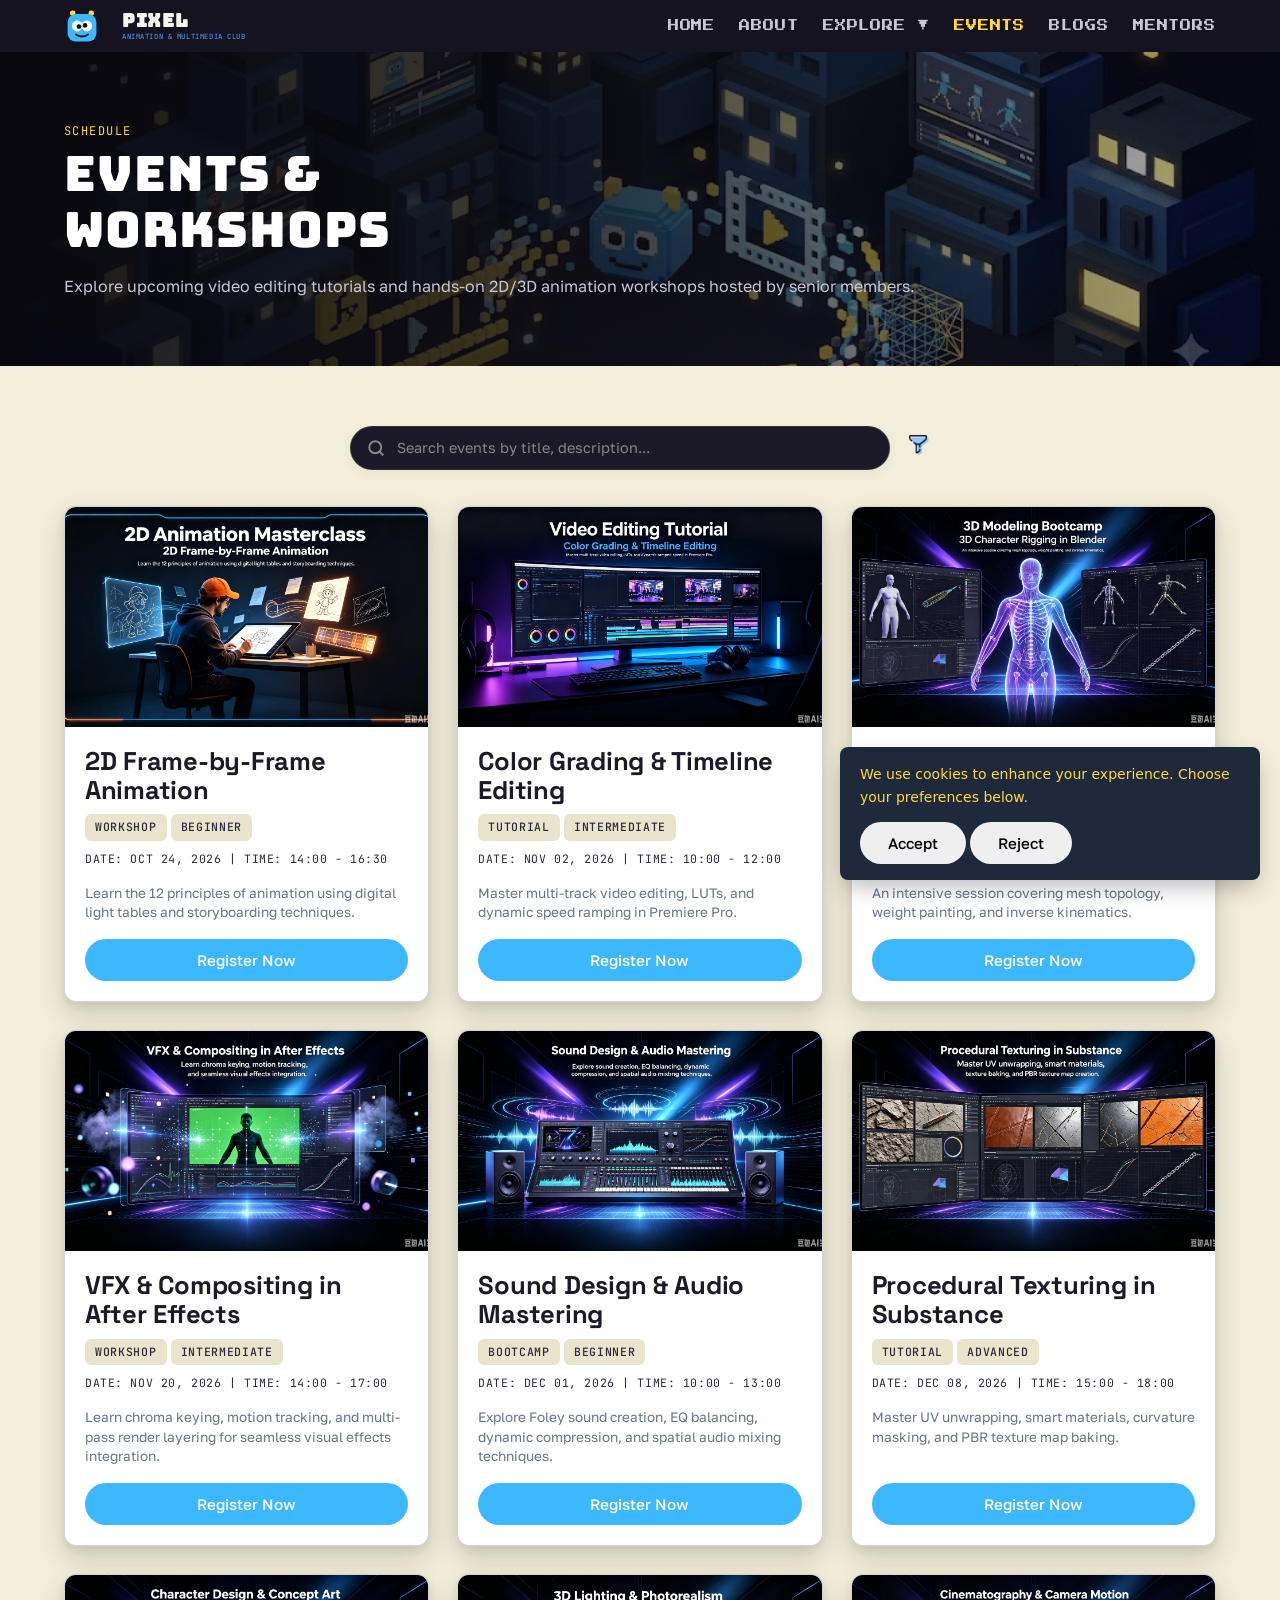
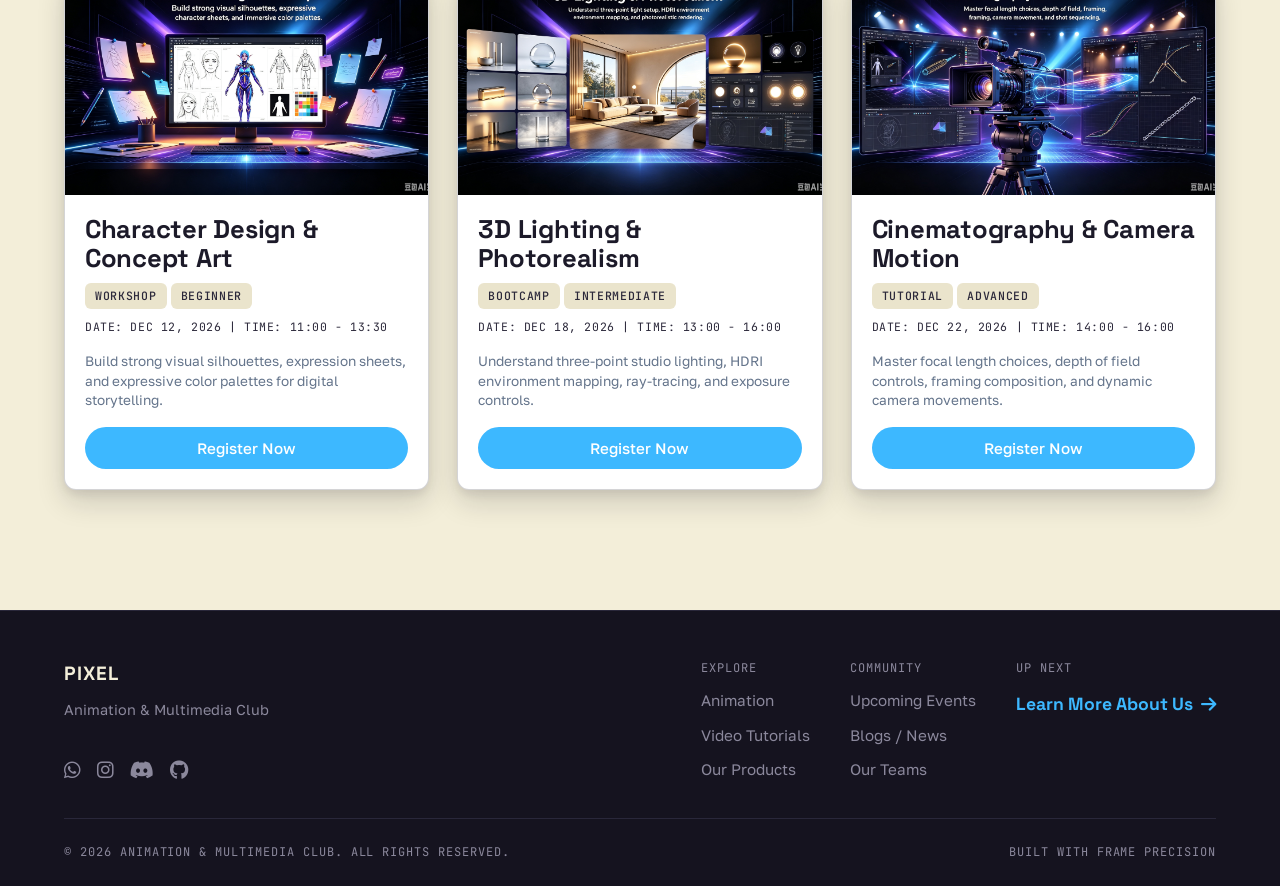
<file: event.html>
<!DOCTYPE html>
<html lang="en">
<head>
  <meta charset="UTF-8">
  <meta name="viewport" content="width=device-width, initial-scale=1.0">
  <title>Event | Animation & Multimedia Club</title>
  <link rel="icon" href="images/icon.svg" type="image/svg+xml">

  <!-- Fonts -->
  <link rel="preconnect" href="https://fonts.googleapis.com">
  <link rel="preconnect" href="https://fonts.gstatic.com" crossorigin>
  <link href="https://fonts.googleapis.com/css2?family=Bungee&family=Space+Grotesk:wght@500;700&family=Golos+Text:wght@400..900&family=Press+Start+2P&family=JetBrains+Mono:wght@400;500&display=swap" rel="stylesheet">
  <link href="https://cdnjs.cloudflare.com/ajax/libs/font-awesome/6.4.0/css/all.min.css" rel="stylesheet">

  <!-- Stylesheet -->
  <link rel="stylesheet" href="style.css">
  <link rel="stylesheet" href="event.css">
</head>
<body>

  <!-- Navigation Bar -->
  <nav class="navbar">
    <div class="container nav-container">
      <!-- Logo and Brand Name -->
      <a href="index.html" class="navbar-brand">
        <!-- Replace logo.png with your actual logo file -->
        <img src="images/pixel-logo.svg" alt="Logo" class="brand-logo">
        <div class="brand-text">
          <span class="brand-title">pixel</span>
          <span class="brand-subtitle">animation & multimedia club</span>
        </div>
      </a>
      
      <!-- Hamburger Button for Mobile -->
      <button class="hamburger" id="hamburger-btn" aria-label="Toggle Navigation">
        <span></span><span></span><span></span>
      </button>

      <!-- Navigation Links -->
      <div class="navbar-nav" id="navbar-nav">
        <a href="index.html" >Home</a>
        <a href="about.html">About</a>
        
        <!-- Explore Dropdown -->
        <div class="dropdown">
          <a class="dropdown-toggle" id="explore-btn">Explore ▼</a>
          <div class="dropdown-menu">
            <a href="animation.html">Animations</a>
            <a href="tutorials.html">Tutorials</a>
            <a href="product.html">Productions</a>
          </div>
        </div>
        
        <a href="event.html" class="active">Events</a>
        <a href="blog.html">Blogs</a>
        <a href="mentor.html">Mentors</a>
      </div>
    </div>
    
    <!-- Scrub Bar Indicator -->
    <div class="scrub-bar"><div class="scrub-fill" id="scrubFill"></div></div>
  </nav>

  <!-- Dark Header Section (Cleaned up extra closing divs) -->
  <section class="section section-dark hero-section">
    <div class="hero-bg-overlay"></div> 
    <div class="container">
      <span class="label-mono">SCHEDULE</span> 
      <h1>EVENTS &<br>WORKSHOPS</h1> 
      <p>Explore upcoming video editing tutorials and hands-on 2D/3D animation workshops hosted by senior members.</p>
    </div>
  </section>

  <!-- Main Page Content (Change this per page) -->
  <main class="section">
    <!-- Light Section Container -->
  <section class="section"> 
    <div class="container">

      <!-- Search & Filter Row -->
      <div class="tutorial-search-filter-row" style="display: flex; align-items: center; justify-content: center; gap: 16px; margin-top: 0; margin-bottom: 12px; flex-wrap: wrap; width: 100%;">

        <!-- Search Box Container -->
        <div class="search-box-wrapper" style="flex: 1; max-width: 540px;">
          <svg class="search-icon-left" width="18" height="18" viewBox="0 0 24 24" fill="none" stroke="currentColor" stroke-width="2.5" stroke-linecap="round" stroke-linejoin="round" style="margin-left: 16px; color: #888888; flex-shrink: 0; pointer-events: none;">
            <circle cx="11" cy="11" r="8"></circle>
            <line x1="21" y1="21" x2="16.65" y2="16.65"></line>
          </svg>
          <input type="text" id="eventSearch" class="search-input" placeholder="Search events by title, description..." autocomplete="off">
          <button type="button" id="searchClearBtn" class="search-clear-btn" aria-label="Clear search">
            <svg viewBox="0 0 24 24" width="18" height="18"><path fill="currentColor" d="M19 6.41L17.59 5 12 10.59 6.41 5 5 6.41 10.59 12 5 17.59 6.41 19 12 13.41 17.59 19 19 17.59 13.41 12 19 6.41z"/></svg>
          </button>
        </div>

        <!-- Filter Icon Toggle & Dropdown -->
        <div class="advanced-filter-wrapper" style="position: relative; display: inline-block;">
          <button type="button" id="filterDropdownToggle" class="filter-toggle-btn" aria-label="Filter events" style="display: inline-flex; align-items: center; justify-content: center; background: transparent; border: none; padding: 0; cursor: pointer;">
            <img src="images/filter.png" alt="Filter Icon" style="width: 24px; height: 24px; object-fit: contain; display: block;">
          </button>

          <!-- Dropdown Menu -->
          <div id="filterDropdownMenu" class="multi-layer-dropdown" style="display: none; position: absolute; top: calc(100% + 8px); right: 0; background-color: #ffffff; border: 1.5px solid rgba(21, 19, 31, 0.15); border-radius: var(--radius); min-width: 170px; box-shadow: 0 12px 30px rgba(21, 19, 31, 0.15); z-index: 200; padding: 8px 0;">
            
            <!-- Category Header -->
            <div style="font-family: var(--font-mono); font-size: 0.65rem; font-weight: 700; color: #94a3b8; text-transform: uppercase; padding: 6px 16px; letter-spacing: 0.08em; text-align: center;">Filter by</div>

            <!-- Event Type Submenu Parent -->
            <div class="dropdown-submenu-parent" style="position: relative;">
              <a href="#" class="dropdown-item" style="display: flex; justify-content: center; align-items: center; padding: 8px 14px; font-family: var(--font-mono); font-size: 0.8rem; color: var(--void, #15131F); text-decoration: none; position: relative;">
                <span style="position: absolute; left: 14px; font-size: 0.7rem;">◄</span> Event Type
              </a>
              
              <!-- Event Type Submenu -->
              <div class="dropdown-submenu" style="display: none; position: absolute; top: 0; right: 100%; background-color: #ffffff; border: 1.5px solid rgba(21, 19, 31, 0.15); border-radius: var(--radius); min-width: 170px; box-shadow: 0 12px 30px rgba(21, 19, 31, 0.15); z-index: 210; padding: 8px 0;">
                <div style="font-family: var(--font-mono); font-size: 0.65rem; font-weight: 700; color: #94a3b8; text-transform: uppercase; padding: 6px 12px; letter-spacing: 0.08em; text-align: center;">Event Type</div>
                <a href="#" class="dropdown-item filter-option" data-type="workshop" style="display: block; padding: 8px 14px; font-family: var(--font-mono); font-size: 0.8rem; color: var(--void, #15131F); text-decoration: none; text-align: center;">Workshop</a>
                <a href="#" class="dropdown-item filter-option" data-type="tutorial" style="display: block; padding: 8px 14px; font-family: var(--font-mono); font-size: 0.8rem; color: var(--void, #15131F); text-decoration: none; text-align: center;">Tutorial</a>
                <a href="#" class="dropdown-item filter-option" data-type="bootcamp" style="display: block; padding: 8px 14px; font-family: var(--font-mono); font-size: 0.8rem; color: var(--void, #15131F); text-decoration: none; text-align: center;">Bootcamp</a>
              </div>
            </div>

            <!-- Difficulty Submenu Parent -->
            <div class="dropdown-submenu-parent" style="position: relative;">
              <a href="#" class="dropdown-item" style="display: flex; justify-content: center; align-items: center; padding: 8px 14px; font-family: var(--font-mono); font-size: 0.8rem; color: var(--void, #15131F); text-decoration: none; position: relative;">
                <span style="position: absolute; left: 14px; font-size: 0.7rem;">◄</span> Difficulty
              </a>
              
              <!-- Difficulty Submenu -->
              <div class="dropdown-submenu" style="display: none; position: absolute; top: 0; right: 100%; background-color: #ffffff; border: 1.5px solid rgba(21, 19, 31, 0.15); border-radius: var(--radius); min-width: 170px; box-shadow: 0 12px 30px rgba(21, 19, 31, 0.15); z-index: 210; padding: 8px 0;">
                <div style="font-family: var(--font-mono); font-size: 0.65rem; font-weight: 700; color: #94a3b8; text-transform: uppercase; padding: 6px 12px; letter-spacing: 0.08em; text-align: center;">Difficulty Level</div>
                <a href="#" class="dropdown-item filter-option" data-level="beginner" style="display: block; padding: 8px 14px; font-family: var(--font-mono); font-size: 0.8rem; color: var(--void, #15131F); text-decoration: none; text-align: center;">Beginner</a>
                <a href="#" class="dropdown-item filter-option" data-level="intermediate" style="display: block; padding: 8px 14px; font-family: var(--font-mono); font-size: 0.8rem; color: var(--void, #15131F); text-decoration: none; text-align: center;">Intermediate</a>
                <a href="#" class="dropdown-item filter-option" data-level="advanced" style="display: block; padding: 8px 14px; font-family: var(--font-mono); font-size: 0.8rem; color: var(--void, #15131F); text-decoration: none; text-align: center;">Advanced</a>
              </div>
            </div>

          </div>
        </div>

      </div>

      <!-- Active Filter Pills Container -->
      <div id="activeFiltersContainer" style="display: flex; flex-wrap: nowrap; overflow-x: auto; justify-content: flex-start; gap: 8px; margin: 12px auto 24px auto; max-width: 540px; width: 100%;"></div>

      <!-- No Results Message -->
      <!-- No Results Message -->
      <div id="noResults" class="no-results" style="display: none; grid-column: 1 / -1;">
        <div class="no-results-icon">🔍</div>
        <h3>No Events Found</h3>
        <p>No workshops or tutorials match your current filter combination. Try selecting different categories or levels.</p>
      </div>

      <!-- Events Grid -->
      <div class="grid" id="eventsGrid">
        <article class="card" data-type="workshop" data-level="beginner"> 
          <img src="images/2d_Animation_Masterclass.png" alt="2D Animation">
          <h3>2D Frame-by-Frame Animation</h3> 
          <div style="margin-bottom: 12px;">
            <span class="tag">Workshop</span> 
            <span class="tag">Beginner</span> 
          </div>
          <p class="label-mono">DATE: OCT 24, 2026 | TIME: 14:00 - 16:30</p> 
          <p>Learn the 12 principles of animation using digital light tables and storyboarding techniques.</p>
          <button class="btn btn-primary" style="width: 100%;" onclick="openRegistration('2D Frame-by-Frame Animation', 'OCT 24, 2026', '14:00 - 16:30')">Register Now</button> 
        </article>

        <article class="card" data-type="tutorial" data-level="intermediate"> 
          <img src="images/Video_Editing.png" alt="Video Editing">
          <h3>Color Grading & Timeline Editing</h3>
          <div style="margin-bottom: 12px;">
            <span class="tag">Tutorial</span> 
            <span class="tag">Intermediate</span> 
          </div> 
          <p class="label-mono">DATE: NOV 02, 2026 | TIME: 10:00 - 12:00</p> 
          <p>Master multi-track video editing, LUTs, and dynamic speed ramping in Premiere Pro.</p>
          <button class="btn btn-primary" style="width: 100%;" onclick="openRegistration('Color Grading & Timeline Editing', 'NOV 02, 2026', '10:00 - 12:00')">Register Now</button> 
        </article>

        <article class="card" data-type="bootcamp" data-level="advanced">
          <img src="images/3d_Modeling_Bootcamp.png" alt="3D Modeling">
          <h3>3D Character Rigging in Blender</h3> 
          <div style="margin-bottom: 12px;">
            <span class="tag">Bootcamp</span> 
            <span class="tag">Advanced</span> 
          </div>
          <p class="label-mono">DATE: NOV 15, 2026 | TIME: 13:00 - 17:00</p> 
          <p>An intensive session covering mesh topology, weight painting, and inverse kinematics.</p>
          <button class="btn btn-primary" style="width: 100%;" onclick="openRegistration('3D Character Rigging in Blender', 'NOV 15, 2026', '13:00 - 17:00')">Register Now</button> 
        </article>

        <article class="card" data-type="workshop" data-level="intermediate">
          <img src="images/VFX&Compositing_in_After_Effects.png" alt="VFX">
          <h3 class="card-title">VFX & Compositing in After Effects</h3>
          <div style="margin-bottom: 12px;">
            <span class="tag">WORKSHOP</span>
            <span class="tag">INTERMEDIATE</span>
          </div>
          <p class="label-mono">DATE: NOV 20, 2026 | TIME: 14:00 - 17:00</p>
          <p class="card-desc">Learn chroma keying, motion tracking, and multi-pass render layering for seamless visual effects integration.</p>
          <button class="btn btn-primary" style="width: 100%;" onclick="openRegistration('VFX & Compositing in After Effects', 'NOV 20, 2026', '14:00 - 17:00')">Register Now</button> 
        </article>

        <article class="card" data-type="bootcamp" data-level="beginner">
          <img src="images/Sound_Design&Audio_Mastering.png" alt="Sound Design">
          <h3 class="card-title">Sound Design & Audio Mastering</h3>
          <div style="margin-bottom: 12px;">
            <span class="tag">BOOTCAMP</span>
            <span class="tag">BEGINNER</span>
          </div>
          <p class="label-mono">DATE: DEC 01, 2026 | TIME: 10:00 - 13:00</p>
          <p class="card-desc">Explore Foley sound creation, EQ balancing, dynamic compression, and spatial audio mixing techniques.</p>
          <button class="btn btn-primary" style="width: 100%;" onclick="openRegistration('Sound Design & Audio Mastering', 'DEC 01, 2026', '10:00 - 13:00')">Register Now</button> 
        </article>

        <article class="card" data-type="tutorial" data-level="advanced">
          <img src="images/Procedural_Texturing_in_Substance.png" alt="Substance">
          <h3 class="card-title">Procedural Texturing in Substance</h3>
          <div style="margin-bottom: 12px;">
            <span class="tag">TUTORIAL</span>
            <span class="tag">ADVANCED</span>
          </div>
          <p class="label-mono">DATE: DEC 08, 2026 | TIME: 15:00 - 18:00</p>
          <p class="card-desc">Master UV unwrapping, smart materials, curvature masking, and PBR texture map baking.</p>
          <button class="btn btn-primary" style="width: 100%;" onclick="openRegistration('Procedural Texturing in Substance', 'DEC 08, 2026', '15:00 - 18:00')">Register Now</button> 
        </article>

        <article class="card" data-type="workshop" data-level="beginner">
          <img src="images/Character_Design&Cocept_Art.png" alt="Concept Art">
          <h3 class="card-title">Character Design & Concept Art</h3>
          <div style="margin-bottom: 12px;">
            <span class="tag">WORKSHOP</span>
            <span class="tag">BEGINNER</span> 
          </div>
          <p class="label-mono">DATE: DEC 12, 2026 | TIME: 11:00 - 13:30</p>
          <p>Build strong visual silhouettes, expression sheets, and expressive color palettes for digital storytelling.</p>
          <button class="btn btn-primary" style="width: 100%;" onclick="openRegistration('Character Design & Concept Art', 'DEC 12, 2026', '11:00 - 13:30')">Register Now</button> 
        </article>

        <article class="card" data-type="bootcamp" data-level="intermediate">
          <img src="images/3D_Lighting&Photorealism.png" alt="Lighting">
          <h3 class="card-title">3D Lighting & Photorealism</h3>
          <div style="margin-bottom: 12px;">
            <span class="tag">BOOTCAMP</span>
            <span class="tag">INTERMEDIATE</span> 
          </div>
          <p class="label-mono">DATE: DEC 18, 2026 | TIME: 13:00 - 16:00</p>
          <p>Understand three-point studio lighting, HDRI environment mapping, ray-tracing, and exposure controls.</p>
          <button class="btn btn-primary" style="width: 100%;" onclick="openRegistration('3D Lighting & Photorealism', 'DEC 18, 2026', '13:00 - 16:00')">Register Now</button> 
        </article>

        <article class="card" data-type="tutorial" data-level="advanced">
          <img src="images/Cinematography&Camera_Motion.png" alt="Cinematography">
          <h3 class="card-title">Cinematography & Camera Motion</h3>
          <div style="margin-bottom: 12px;">
            <span class="tag">TUTORIAL</span>
            <span class="tag">ADVANCED</span>
          </div>
          <p class="label-mono">DATE: DEC 22, 2026 | TIME: 14:00 - 16:00</p>
          <p>Master focal length choices, depth of field controls, framing composition, and dynamic camera movements.</p>
          <button class="btn btn-primary" style="width: 100%;" onclick="openRegistration('Cinematography & Camera Motion', 'DEC 22, 2026', '14:00 - 16:00')">Register Now</button> 
        </article>
      </div>

    </div>
  </section>

  <!-- Registration Modal -->
  <div id="registrationModal" class="modal">
    <div class="registration-form">
      <button class="close-btn" onclick="closeRegistration()">&times;</button>
      <span class="label-mono">// REGISTRATION</span>
      <h2>Workshop Registration</h2>
      <p class="muted">Complete the form below to register for this session.</p>

      <div class="selected-workshop">
        <p class="label-mono">SELECTED SESSION</p>
        <h3 id="selectedWorkshop">Workshop Name</h3>
        <p id="selectedDate" class="label-mono">DATE</p>
        <p id="selectedTime" class="label-mono">TIME</p>
      </div>

      <form id="registrationForm">
        <div class="form-group">
          <label for="name">Full Name *</label>
          <input type="text" id="name" name="name" placeholder="Enter your full name" required>
        </div>
        <div class="form-group">
          <label for="studentID">Student ID *</label>
          <input type="text" id="studentID" name="studentID" placeholder="Enter your student ID" required>
        </div>
        <div class="form-group">
          <label for="email">Email Address *</label>
          <input type="email" id="email" name="email" placeholder="example@email.com" required>
        </div>
        <div class="form-group">
          <label for="phone">Phone Number *</label>
          <input type="tel" id="phone" name="phone" placeholder="012-3456789" required>
        </div>
        <div class="form-group">
          <label for="experience">Animation / Video Editing Experience</label>
          <select id="experience" name="experience">
            <option value="">-- Select Experience Level --</option>
            <option value="Beginner">Beginner</option>
            <option value="Intermediate">Intermediate</option>
            <option value="Advanced">Advanced</option>
          </select>
        </div>
        <div class="form-group">
          <label for="message">Additional Information</label>
          <textarea id="message" name="message" rows="4" placeholder="Any questions or information you would like to tell us?"></textarea>
        </div>
        <div class="form-checkbox">
          <label>
            <input type="checkbox" id="agreement" required>
            I agree to attend the selected workshop and follow the club's rules. *
          </label>
        </div>
        <div class="form-buttons">
          <button type="submit" class="btn btn-primary">Submit Registration</button>
          <button type="button" class="btn cancel-btn" onclick="closeRegistration()">Cancel</button>
        </div>
      </form>

      <div id="successMessage" class="success-message">
        <h3>Registration Successful!</h3>
        <p>Thank you for registering. We look forward to seeing you at the workshop!</p>
        <button class="btn btn-primary" onclick="closeRegistration()">Close</button>
      </div>
    </div>
  </div>
  </main>

    <!-- Footer -->
<footer class="footer">
  <div class="container">
    <div class="footer-content">

      <!-- Left Column: Branding & Socials -->
      <div class="footer-info">
        <div class="footer-brand">PIXEL</div>
        <p class="muted">Animation &amp; Multimedia Club</p>
        <div class="social-links">
          <a href="https://chat.whatsapp.com/Lg8gJl5Xru52lrucpBrVzS" aria-label="Whatsapp" target="_blank" rel="noopener noreferrer"><i class="fa-brands fa-whatsapp"></i></a>
          <a href="https://www.instagram.com/pixe.lclub?igsi=c2UzMmYwMGY0czd2" aria-label="Instagram" target="_blank" rel="noopener noreferrer"><i class="fa-brands fa-instagram" target="_blank" rel="noopener noreferrer"></i></a>
          <a href="https://discord.gg/sAC37jRx9b" aria-label="Discord" target=" _blank" rel="noopener noreferrer"><i class="fa-brands fa-discord" target="_blank" rel="noopener noreferrer"></i></a>
          <a href="https://github.com/PixelAnimationAndMultimeidaClub/Pixel-Club-website" aria-label="GitHub" target="_blank" rel="noopener noreferrer"><i class="fa-brands fa-github"></i></a>
        </div>
      </div>

      <!-- Center/Right: Structured Navigation Columns -->
      <div class="footer-nav-grid">
        <div class="footer-col">
          <span class="label-mono">Explore</span>
          <a href="animation.html">Animation</a>
          <a href="video.html">Video Tutorials</a>
          <a href="products.html">Our Products</a>
        </div>

        <div class="footer-col">
          <span class="label-mono">Community</span>
          <a href="events.html">Upcoming Events</a>
          <a href="blog.html">Blogs / News</a>
          <a href="mentors.html">Our Teams</a>
        </div>

        <div class="footer-next">
          <span class="label-mono">Up Next</span>
          <a href="about.html" class="next-link">
            <span>Learn More About Us</span>
            <i class="fa-solid fa-arrow-right"></i>
          </a>
        </div>
      </div>
    </div>

    <!-- Bottom Bar -->
    <div class="footer-bottom">
      <span class="label-mono">&copy; 2026 Animation & Multimedia Club. All rights reserved.</span>
      <span class="label-mono">Built with frame precision</span>
    </div>
  </div>
</footer> 

<!-- PLACE COOKIE BANNER HERE (Just inside </body>) -->
  <div id="cookie-banner" class="cookie-banner hidden">
    <p>We use cookies to enhance your experience. Choose your preferences below.</p>
    <div class="cookie-buttons">
      <button id="accept-cookies" class="btn btn-accept">Accept</button>
      <button id="reject-cookies" class="btn btn-reject">Reject</button>
    </div>
  </div>

  <!-- Scripts -->
  <script src="default.js"></script>
  <script src="event.js"></script>
</body>
</html>
</file>
<file: style.css>
/* ==========================================================================
   Animation & Multimedia Club — Shared Style Guide
   Concept: "The editing timeline" — nav & dividers borrow the visual
   language of a video editor (playheads, frame markers, scrub bars).

   Every group member should link this file on every page:
   <link rel="stylesheet" href="style.css">

   DO NOT override these variables in individual pages — if a page
   needs something new, add it here so the whole site stays consistent.
   ========================================================================== */

:root {
  /* Colors */
  --void: #15131F;         /* dark bg — hero, nav, footer */
  --cloud:#F3EED9 !important; /*#F6F4EF;        /* light bg — content sections */
  --sky-blue: #3DB8FF;        /* primary accent — CTAs, links, active states */
  --sky-blue-dark: #1A93D6;   /* hover/pressed state for sky blue */
  --yellow: #FFD93D;         /* secondary accent — highlights, hover ONLY, never backgrounds */
  --ink: #201E2E;          /* body text on light backgrounds */
  --mist: #8B889C;         /* muted / secondary text */
  --cloud-dim: #EAE7DF;    /* card borders, dividers on light bg */
  --void-dim: #29273A;     /* card borders, dividers on dark bg */

  /* Typography — 5 fonts, each with one job only */
  --font-hero: 'Bungee', sans-serif;         /* h1 hero titles ONLY */
  --font-heading: 'Space Grotesk', sans-serif; /* h2, h3, h4 section headings */
  --font-body: 'Golos Text', sans-serif;     /* all paragraph / body copy */
  --font-nav: 'Press Start 2P', monospace;   /* nav bar items ONLY */
  --font-mono: 'JetBrains Mono', monospace;  /* tags, timecodes, small labels */

  /* Layout */
  --radius: 12px;
  --section-pad-desktop: 80px;
  --section-pad-mobile: 40px;
  --container-max: 1200px;
}

/* ==========================================================================
   Base
   ========================================================================== */

* { box-sizing: border-box; }

body {
  margin: 0;
  font-family: var(--font-body);
  font-weight: 400;
  color: var(--ink);
  background: var(--cloud);
  line-height: 1.6;
}

h1 {
  font-family: var(--font-hero);
  font-weight: 400;
  margin: 0 0 0.5em;
  line-height: 1.25;
  font-size: clamp(1.75rem, 4.5vw, 2.75rem);
}

h2, h3, h4 {
  font-family: var(--font-heading);
  font-weight: 700;
  margin: 0 0 0.5em;
  letter-spacing: -0.01em;
}
h2 { font-size: clamp(1.5rem, 3vw, 2.25rem); font-weight: 500; }
h3 { font-size: 1.25rem; font-weight: 500; }

p { margin: 0 0 1em; color: var(--ink); }
p.muted { color: var(--mist); }

a { color: var(--sky-blue); text-decoration: none; }
a:hover { color: var(--sky-blue-dark); }

.label-mono {
  font-family: var(--font-mono);
  font-size: 0.75rem;
  letter-spacing: 0.08em;
  text-transform: uppercase;
  color: var(--mist);
}

/* ==========================================================================
   Layout
   ========================================================================== */

.container {
  max-width: var(--container-max);
  margin: 0 auto;
  padding: 0 24px;
}

.section {
  padding: var(--section-pad-mobile) 0;
}

@media (min-width: 768px) {
  .section { padding: var(--section-pad-desktop) 0; }
}

.section-dark {
  background: var(--void);
  color: var(--cloud);
}
.section-dark h1, .section-dark h2, .section-dark h3 { color: var(--cloud); }
.section-dark p { color: #C9C6D6; }

/* ==========================================================================
   Navigation
   ========================================================================== */

.navbar {
  background: var(--void);
  padding: 16px 0;
  position: sticky;
  top: 0;
  z-index: 100;
}

.nav-container {
  display: flex;
  align-items: center;
  justify-content: space-between;
  position: relative;
}

/* Logo & Brand Styling */
.navbar-brand {
  display: flex;
  align-items: center;
  text-decoration: none;
}

.brand-logo {
  height: 36px;
  margin-right: 12px;
}

.brand-text {
  display: flex;
  flex-direction: column;
  justify-content: center;
}

.brand-title {
  font-family: var(--font-heading);
  font-weight: 700;
  color: var(--cloud);
  font-size: 2.5rem;
  line-height: 1;
  text-transform: uppercase;
}

.brand-subtitle {
  font-family: var(--font-mono);
  color: var(--sky-blue);
  font-size: 1.5rem;
  letter-spacing: 0.08em;
  text-transform: uppercase;
  margin-top: 5px;
  line-height: 1;
}

.navbar-nav {
  display: flex;
  align-items: center;
}

.navbar-nav a {
  font-family: var(--font-nav);
  color: #C9C6D6;
  margin-left: 24px;
  font-size: 0.7rem;
  letter-spacing: 0.08em;
  text-transform: uppercase;
  transition: color 0.15s ease;
}

.navbar-nav a:hover,
.navbar-nav a.active { color: var(--yellow); }

/* Scrub bar */
.scrub-bar {
  height: 3px;
  background: var(--void-dim);
  width: 100%;
}
.scrub-fill {
  height: 100%;
  width: 0%;
  background: var(--sky-blue);
  transition: width 0.1s linear;
}

/* Dropdown Styling */
.dropdown {
  position: relative;
  display: inline-block;
}

.dropdown-menu {
  display: none;
  position: absolute;
  top: 100%;
  left: 0; /* Changed from 24px so it aligns directly with the toggle button */
  background: var(--void);
  border: 1px solid var(--void-dim);
  border-radius: 8px;
  min-width: 150px;
  padding: 10px 0;
  box-shadow: 0 4px 12px rgba(0, 0, 0, 0.5);
  z-index: 100;
}

/* Invisible hover bridge to bridge any gap between button and menu */
.dropdown-menu::before {
  content: "";
  position: absolute;
  top: -12px;
  left: 0;
  width: 100%;
  height: 12px;
  background: transparent;
}

.dropdown-menu a {
  display: block;
  margin: 0;
  padding: 12px 20px;
}

.dropdown:hover .dropdown-menu {
  display: block;
}
/* Hamburger Button */
.hamburger {
  display: none;
  background: transparent;
  border: none;
  cursor: pointer;
  flex-direction: column;
  gap: 5px;
}

.hamburger span {
  width: 25px;
  height: 3px;
  background: var(--cloud);
  transition: 0.3s;
}

/* Responsive Mobile Navigation */
@media (max-width: 900px) {
  .hamburger {
    display: flex;
  }
  
  .navbar-nav {
    display: none;
    flex-direction: column;
    position: absolute;
    top: 60px;
    right: 24px;
    background: var(--void);
    width: 200px;
    padding: 20px;
    border: 1px solid var(--void-dim);
    border-radius: 8px;
  }
  
  .navbar-nav.show {
    display: flex;
  }

  .navbar-nav a {
    margin: 10px 0;
  }
  
  .dropdown-menu {
    position: relative;
    left: 0;
    box-shadow: none;
    border: none;
    padding: 0 0 0 15px;
  }
}

/* ==========================================================================
   Buttons
   ========================================================================== */

.btn {
  display: inline-block;
  font-family: var(--font-body);
  font-weight: 500;
  font-size: 0.95rem;
  padding: 12px 28px;
  border-radius: 999px;
  border: none;
  cursor: pointer;
  transition: background 0.15s ease, color 0.15s ease;
}

.btn-primary {
  background: var(--sky-blue);
  color: #fff;
}
.btn-primary:hover { background: var(--sky-blue-dark); color: #fff; }

.btn-outline {
  background: transparent;
  border: 1.5px solid var(--cloud);
  color: var(--cloud);
}
.btn-outline:hover { border-color: var(--yellow); color: var(--yellow); }

/* ==========================================================================
   Cards
   ========================================================================== */

.card {
  background: #fff;
  border: 1px solid var(--cloud-dim);
  border-radius: var(--radius);
  padding: 24px;
  transition: border-color 0.15s ease, transform 0.15s ease;
}
.card:hover {
  border-color: var(--sky-blue);
  transform: translateY(-2px);
}

.card img {
  border-radius: calc(var(--radius) - 4px);
  width: 100%;
  height: auto;
  display: block;
  margin-bottom: 16px;
}

.tag {
  display: inline-block;
  font-family: var(--font-mono);
  font-size: 0.7rem;
  letter-spacing: 0.06em;
  text-transform: uppercase;
  padding: 4px 10px;
  border-radius: 6px;
  background: var(--cloud-dim);
  color: var(--ink);
}
.tag.active {
  background: #FFF3C4;
  color: #8A6D00;
}

/* ==========================================================================
   Footer
   ========================================================================== */

.footer {
  background: var(--void);
  color: var(--mist);
  padding: 48px 0 24px;
  font-size: 0.9rem;
  border-top: 1px solid var(--void-dim);
}

.footer .container {
  display: flex;
  flex-direction: column;
  gap: 32px;
}

.footer-content {
  display: flex;
  flex-direction: column;
  gap: 32px;
}

.footer-info {
  display: flex;
  flex-direction: column;
  gap: 8px;
}

.footer-brand {
  font-family: var(--font-heading);
  font-weight: 700;
  color: var(--cloud);
  font-size: 1.2rem;
  letter-spacing: 0.05em;
}

/* General Footer Links */
.footer a { 
  color: #C9C6D6; 
  transition: color 0.15s ease;
}

.footer a:hover { 
  color: var(--yellow); 
}

/* Social Links */
.social-links {
  display: flex;
  gap: 16px;
  font-size: 1.2rem;
  margin-top: 12px;
}

.social-links a {
  color: var(--mist);
  transition: color 0.2s ease, transform 0.2s ease;
}

.social-links a:hover {
  color: var(--sky-blue);
  transform: translateY(-2px);
}

/* Navigation Grid */
.footer-nav-grid {
  display: flex;
  flex-wrap: wrap;
  gap: 40px;
}

.footer-col {
  display: flex;
  flex-direction: column;
  gap: 10px;
}

.footer-col a {
  font-size: 0.95rem;
  color: var(--mist);
}

.footer-col a:hover {
  color: var(--cloud);
}

/* "Up Next" Call to Action */
.footer-next {
  display: flex;
  flex-direction: column;
  gap: 12px;
}

.next-link {
  display: inline-flex;
  align-items: center;
  gap: 8px;
  font-family: var(--font-heading);
  font-weight: 700;
  font-size: 1.1rem;
  color: var(--sky-blue) !important;
}

.next-link:hover {
  color: var(--yellow) !important;
}

/* Bottom Bar */
.footer-bottom {
  display: flex;
  justify-content: space-between;
  align-items: center;
  flex-wrap: wrap;
  gap: 12px;
  padding-top: 24px;
  border-top: 1px solid var(--void-dim);
}

/* Desktop Layout Adjustments */
@media (min-width: 768px) {
  .footer-content {
    flex-direction: row;
    justify-content: space-between;
    align-items: flex-start;
  }
}

.cookie-banner {
  display: none; /* Hidden by default; JS shows it only when needed */
  position: fixed;
  bottom: 20px;
  right: 20px;
  max-width: 420px;
  background: #1e293b;
  color: #f8fafc;
  padding: 16px 20px;
  border-radius: 8px;
  box-shadow: 0 10px 25px -5px rgba(0, 0, 0, 0.3);
  z-index: 99999;
  font-family: system-ui, -apple-system, sans-serif;
  font-size: 14px;
}
.cookie-banner p{
  color:var(--yellow)
}

.cookie-banner-content {
  display: flex;
  flex-direction: column;
  gap: 12px;
}

.cookie-banner-content p {
  margin: 0;
  line-height: 1.4;
}

.cookie-banner-actions {
  display: flex;
  gap: 10px;
}

.cookie-btn {
  padding: 8px 16px;
  border: none;
  border-radius: 4px;
  font-weight: 600;
  cursor: pointer;
  transition: opacity 0.2s;
}

.cookie-btn:hover {
  opacity: 0.9;
}

.cookie-accept {
  background-color: #22c55e;
  color: #ffffff;
}

.cookie-reject {
  background-color: #64748b;
  color: #ffffff;
}
</file>
<file: index.css>
@import url(navbar.css);

/* =========================================================
   HERO VIDEO STYLING
   ========================================================= */

   .hero-visual.full-bleed {
  width: 100vw;
  position: relative;
  left: 50%;
  right: 50%;
  margin-top:-3px;
  margin-left: -50vw;
  margin-right: -50vw;
  overflow: hidden;
  background: var(--void);
}
.hero-video-wrapper {
  width: 100%;
  height: auto;
}

.hero-video {
  width: 100%;
  height: 100%;
  max-height: 80vh; /* Keeps height proportional so page content below remains visible */
  object-fit: cover;
  display: block;
  pointer-events: none; /*prevent right-click and browser video control*/
}

@media (max-width: 991px) {
  .hero-video-wrapper {
    transform: none;
    box-shadow: 0 10px 25px rgba(0, 0, 0, 0.3);
  }
}

join-card {
  max-width: 600px;
  margin: 0 auto;
  background: var(--void-dim);
  padding: 40px;
  border-radius: var(--radius);
  border: 1px solid var(--cloud-dim);
}

.join-form {
  display: flex;
  flex-direction: column;
  gap: 20px;
  margin-top: 24px;
}

.form-group {
  display: flex;
  flex-direction: column;
  gap: 8px;
  text-align: left;
}

.form-group input,
.form-group select {
  width: 100%;
  padding: 12px 16px;
  background: var(--void);
  border: 1px solid var(--mist);
  border-radius: 8px;
  color: var(--cloud);
  font-family: var(--font-body);
  font-size: 0.95rem;
  outline: none;
  transition: border-color 0.15s ease;
}

.form-group input:focus,
.form-group select:focus {
  border-color: var(--sky-blue);
}
* Hidden Modal Overlay */
.modal-overlay {
  display: none; /* Hidden by default */
  position: fixed;
  top: 0;
  left: 0;
  width: 100vw;
  height: 100vh;
  background: rgba(21, 19, 31, 0.85); /* Blurred dark backdrop */
  backdrop-filter: blur(8px);
  z-index: 1000;
  justify-content: center;
  align-items: center;
  padding: 20px;
}

/* Modal Open State */
.modal-overlay.is-open {
  display: flex;
}

/* Modal Content Card */
.modal-card {
  position: relative;
  width: 100%;
  max-width: 500px;
  background: var(--void);
  padding: 32px;
  border-radius: var(--radius);
  border: 1px solid var(--void-dim);
  box-shadow: 0 20px 40px rgba(0,0,0,0.5);
}

/* Close Button */
.modal-close {
  position: absolute;
  top: 16px;
  right: 20px;
  background: transparent;
  border: none;
  color: var(--mist);
  font-size: 1.8rem;
  cursor: pointer;
  transition: color 0.15s ease;
}

.modal-close:hover {
  color: var(--yellow);
}
/* Ensure modal text and headings are bright and readable on the dark card background */
.modal-card h2 {
  color: var(--cloud) !important;
}

.modal-card p {
  color: var(--mist) !important;
}

.modal-card label {
  color: #C9C6D6 !important;
}

/* Ensure form inputs stay styled with visible white text */
.form-group input,
.form-group select {
  color: #FFFFFF !important;
  background-color: var(--void) !important;
}

.form-group select option {
  background-color: var(--void);
  color: var(--cloud);
}

/* Force the modal overlay to hide initially */
#joinModal.modal-overlay,
.modal-overlay {
  display: none !important; /* Hidden by default */
  position: fixed;
  top: 0;
  left: 0;
  width: 100vw;
  height: 100vh;
  background: rgba(21, 19, 31, 0.85);
  backdrop-filter: blur(8px);
  z-index: 9999; /* Higher z-index to stay above video */
  justify-content: center;
  align-items: center;
  padding: 20px;
}

/* Show modal only when active class is toggled */
#joinModal.modal-overlay.is-open,
.modal-overlay.is-open {
  display: flex !important;
}

/* Custom Success Notification Card Banner */
.success-banner {
  display: flex;
  align-items: center;
  gap: 16px;
  background: rgba(61, 184, 255, 0.1);
  border: 1px solid var(--sky-blue);
  padding: 16px;
  border-radius: 8px;
  margin-top: 20px;
  color: var(--cloud);
}

.success-banner i {
  font-size: 1.5rem;
  color: var(--sky-blue);
}

.success-banner strong {
  font-family: var(--font-heading);
  display: block;
  font-size: 0.95rem;
  color: var(--cloud);
}

.success-banner p {
  margin: 0;
  font-size: 0.85rem;
  color: var(--mist);
}

/* ==========================================================================
   Why Join Section
   ========================================================================== */

.why-join {
  padding: 60px 0;
}

@media (min-width: 768px) {
  .why-join {
    padding: 100px 0;
  }
}

.why-join-layout {
  display: grid;
  grid-template-columns: 1fr;
  gap: 40px;
}

/* Phone and tablet: the left content scrolls normally */
.why-join-title {
  position: static;
}

/* Desktop: show the title beside the feature list and keep it sticky */
@media (min-width: 992px) {
  .why-join-layout {
    grid-template-columns: 1fr 1.2fr;
    gap: 60px;
    align-items: start;
  }

  .why-join-title {
    position: sticky;
    top: 100px;
    align-self: start;
  }
}

/* Left column */
.why-join-title .eyebrow {
  margin-bottom: 12px;
  color: var(--sky-blue);
  font-family: var(--font-mono);
  font-size: 0.75rem;
  font-weight: 500;
  letter-spacing: 0.12em;
}

.why-join-title h2 {
  margin-bottom: 16px;
  color: var(--ink);
  font-family: var(--font-heading);
  font-size: clamp(2rem, 4vw, 3rem);
  line-height: 1.15;
}

.why-join-intro {
  max-width: 440px;
  margin: 0;
  color: var(--mist);
  font-size: 1.05rem;
  line-height: 1.6;
}

/* Right column feature cards */
.why-features {
  display: flex;
  flex-direction: column;
  gap: 24px;
}

.why-feature {
  display: flex;
  align-items: flex-start;
  gap: 24px;
  padding: 28px;
  background: #ffffff;
  border: 1px solid var(--cloud-dim);
  border-radius: var(--radius);
  transition:
    transform 0.25s ease,
    border-color 0.25s ease,
    box-shadow 0.25s ease;
}

.why-feature:hover {
  transform: translateY(-4px);
  border-color: var(--sky-blue);
  box-shadow: 0 12px 24px rgba(21, 19, 31, 0.06);
}

.why-feature-number {
  flex-shrink: 0;
  padding: 8px 12px;
  color: var(--sky-blue);
  background: rgba(61, 184, 255, 0.1);
  border-radius: 8px;
  font-family: var(--font-mono);
  font-size: 1.1rem;
  font-weight: 700;
  line-height: 1;
}

.why-feature-content h3 {
  margin: 0 0 8px;
  color: var(--ink);
  font-family: var(--font-heading);
  font-size: 1.1rem;
  letter-spacing: 0.02em;
}

.why-feature-content p {
  margin: 0;
  color: var(--mist);
  font-size: 0.95rem;
  line-height: 1.5;
}

/* Bottom message */
.why-join-closing {
  margin-top: 12px;
  padding: 20px 24px;
  color: var(--yellow);
  background: var(--void);
  border-radius: var(--radius);
  font-family: var(--font-mono);
  font-size: 0.85rem;
  letter-spacing: 0.05em;
  text-align: center;
  text-transform: uppercase;
}

/* ==========================================================================
   News & Insights Section Styling
   ========================================================================== */

.news-section {
  width: 100vw;
  position: relative;
  left: 50%;
  right: 50%;
  margin-left: -50vw;
  margin-right: -50vw;
  background-color: var(--void);
  padding: var(--section-pad-desktop) 0;
  box-sizing: border-box;
  border-top: 1px solid var(--void-dim);
}

.news-header {
  display: flex;
  justify-content: space-between;
  align-items: flex-end;
  margin-bottom: 48px;
  flex-wrap: wrap;
  gap: 20px;
}

.news-header .eyebrow {
  font-family: var(--font-mono);
  font-size: 0.75rem;
  letter-spacing: 0.12em;
  color: var(--sky-blue);
  margin-bottom: 8px;
}

.news-header h2 {
  color: var(--cloud) !important;
  font-size: clamp(2rem, 3.5vw, 2.75rem);
  margin: 0;
}

/* Grid Layout */
.news-grid {
  display: grid;
  grid-template-columns: 1fr;
  gap: 32px;
}

@media (min-width: 992px) {
  .news-grid {
    grid-template-columns: 1.2fr 1fr;
    gap: 40px;
  }
}

/* General News Card */
.news-card {
  background: var(--void-dim);
  border: 1px solid var(--cloud-dim);
  border-radius: var(--radius);
  transition: transform 0.25s ease, border-color 0.25s ease, box-shadow 0.25s ease;
}

.news-card:hover {
  transform: translateY(-4px);
  border-color: var(--sky-blue);
  box-shadow: 0 12px 28px rgba(0, 0, 0, 0.4);
}

/* Card Link Overrides */
a.news-card-link,
a.event-card-link {
  text-decoration: none;
  cursor: pointer;
}

a.news-card-link:hover .news-link {
  gap: 12px;
  color: #ffffff;
}

/* Featured Card */
.news-featured {
  display: flex;
  flex-direction: column;
  overflow: hidden;
}

.news-image-wrapper {
  position: relative;
  width: 100%;
  height: 240px;
  overflow: hidden;
}

.news-img {
  width: 100%;
  height: 100%;
  object-fit: cover;
  transition: transform 0.4s ease;
}

.news-featured:hover .news-img {
  transform: scale(1.04);
}

.news-badge {
  position: absolute;
  top: 16px;
  left: 16px;
  background: var(--sky-blue);
  color: #ffffff;
  font-family: var(--font-mono);
  font-size: 0.7rem;
  font-weight: 700;
  text-transform: uppercase;
  padding: 6px 12px;
  border-radius: 6px;
  letter-spacing: 0.05em;
}

.news-content {
  padding: 32px;
  display: flex;
  flex-direction: column;
  gap: 12px;
}

.news-content h3 {
  color: var(--cloud) !important;
  font-size: 1.4rem;
  line-height: 1.3;
  margin: 0;
}

/* Meta Labels */
.news-meta {
  display: flex;
  align-items: center;
  gap: 8px;
  color: var(--sky-blue);
  font-size: 0.8rem;
}

.news-meta .dot {
  color: var(--mist);
}

/* Right Stacked News List */
.news-list {
  display: flex;
  flex-direction: column;
  gap: 16px;
}

.news-compact {
  padding: 24px;
  display: flex;
  flex-direction: column;
  gap: 8px;
}

.news-compact h4 {
  color: var(--cloud) !important;
  font-size: 1.1rem;
  margin: 0;
  line-height: 1.35;
}

.news-compact p {
  margin: 0;
  font-size: 0.9rem;
}

/* Read Link Hover Accent */
.news-link {
  display: inline-flex;
  align-items: center;
  gap: 8px;
  color: var(--yellow);
  font-family: var(--font-mono);
  font-size: 0.82rem;
  text-decoration: none;
  font-weight: 600;
  margin-top: 8px;
  transition: gap 0.2s ease;
}

.news-link:hover {
  gap: 12px;
  color: #ffffff;
}

/* Swap column order on desktop so the article list comes first */
@media (min-width: 992px) {
  .news-grid {
    grid-template-columns: 1fr 1.2fr; /* List on left, featured card on right */
    gap: 40px;
  }

  /* Target featured story card to render second */
  .news-featured {
    order: 2;
  }

  /* Target vertical news list to render first */
  .news-list {
    order: 1;
  }
}
/* ==========================================================================
   Upcoming Events Section — 2-Column Grid Layout
   ========================================================================== */

.events-section {
  background: var(--cloud);
  padding: 80px 0;
  border-top: 1px solid var(--cloud-dim, #E2E2EC);
}

.events-layout {
  display: grid;
  grid-template-columns: 1fr;
  gap: 40px;
}

/* Mobile: title scrolls normally, so it cannot cover event cards */
.events-title {
  position: static;
}

@media (min-width: 992px) {
  .events-layout {
    grid-template-columns: 1fr 1.3fr;
    gap: 60px;
    align-items: start;
  }

  /* Desktop: title remains visible while cards scroll */
  .events-title {
    position: sticky;
    top: 100px;
    align-self: start;
  }
}

.events-title .eyebrow {
  font-family: var(--font-mono);
  font-size: 0.75rem;
  letter-spacing: 0.12em;
  color: var(--sky-blue);
  margin-bottom: 12px;
}

.events-title h2 {
  font-family: var(--font-heading);
  font-size: clamp(2rem, 3.5vw, 2.75rem);
  color: var(--ink, #15131F) !important;
  line-height: 1.15;
  margin-bottom: 16px;
}

.events-intro {
  font-size: 1.05rem;
  color: var(--mist, #6B687B);
  max-width: 420px;
  line-height: 1.6;
  margin-bottom: 24px;
}

/* Right column event cards */
.events-list {
  display: flex;
  flex-direction: column;
  gap: 20px;
}

.event-card {
  display: flex;
  flex-direction: column;
  background: #ffffff;
  border: 1px solid var(--cloud-dim, #E2E2EC);
  border-radius: var(--radius, 12px);
  padding: 24px;
  gap: 20px;
  text-decoration: none;
  transition:
    transform 0.25s ease,
    border-color 0.25s ease,
    box-shadow 0.25s ease;
}

@media (min-width: 640px) {
  .event-card {
    flex-direction: row;
    align-items: flex-start;
  }
}

.event-card:hover {
  transform: translateY(-3px);
  border-color: var(--sky-blue);
  box-shadow: 0 12px 24px rgba(21, 19, 31, 0.06);
}

.event-date-badge {
  display: flex;
  flex-direction: column;
  align-items: center;
  justify-content: center;
  min-width: 75px;
  height: 80px;
  padding: 6px;
  flex-shrink: 0;
  background: var(--cloud, #F7F7FB);
  border: 1px solid var(--sky-blue);
  border-radius: 10px;
}

.event-month {
  font-family: var(--font-mono);
  font-size: 0.75rem;
  font-weight: 700;
  color: var(--sky-blue);
}

.event-day {
  font-family: var(--font-heading);
  font-size: 1.6rem;
  line-height: 1;
  margin-top: 2px;
  color: var(--ink, #15131F);
}

.event-details {
  flex: 1;
  display: flex;
  flex-direction: column;
  gap: 6px;
}

.event-details h3 {
  margin: 0;
  color: var(--ink, #15131F) !important;
  font-size: 1.15rem;
}

.event-details p {
  margin: 0;
  color: var(--mist, #6B687B) !important;
  font-size: 0.9rem;
  line-height: 1.45;
}

.event-footer {
  display: flex;
  align-items: center;
  justify-content: space-between;
  margin-top: 10px;
  padding-top: 14px;
  border-top: 1px solid rgba(0, 0, 0, 0.05);
}

.event-actions {
  display: flex;
  align-items: center;
  gap: 8px;
}

.btn-sm {
  padding: 6px 12px;
  font-size: 0.78rem;
}
</file>
<file: about.css>
@import url('navbar.css');
/* ==========================================================================
   About / Hero Section Specific Styles
   Requires: style.css loaded prior
   ========================================================================== */

.hero-about {
  overflow: hidden;
  padding-top: var(--section-pad-desktop);
  padding-bottom: var(--section-pad-desktop);
}

.hero-about-grid {
  display: grid;
  grid-template-columns: 1fr;
  gap: 48px;
  align-items: center;
}

@media (min-width: 992px) {
  .hero-about-grid {
    grid-template-columns: 1.1fr 0.9fr;
    gap: 64px;
  }
}

/* --- Left Column Styling --- */
.hero-content .hero-title {
  font-family: var(--font-heading);
  font-size: clamp(2rem, 4vw, 3.25rem);
  color: var(--cloud);
  line-height: 1.15;
  margin-bottom: 20px;
}

.hero-content .hero-description {
  font-size: 1.05rem;
  color: #C9C6D6;
  max-width: 480px;
  margin-bottom: 24px;
}

.hero-tags {
  color:var(--yellow);
  margin-bottom: 32px;
  letter-spacing: 0.12em;
}

/* --- Right Column Visual (Card Stack) --- */
.hero-visual {
  display: flex;
  flex-direction: column;
  align-items: center;
  position: relative;
}

.hero-card-wrapper {
  position: relative;
  width: 100%;
  max-width: 400px;
  margin-bottom: 20px;
  transform: rotate(-3deg);
}

.hero-card-shadow {
  position: absolute;
  top: 12px;
  left: 12px;
  width: 100%;
  height: 100%;
  background: var(--sky-blue-dark);
  border-radius: var(--radius);
  z-index: 1;
  opacity: 0.8;
}

.hero-card {
  position: relative;
  z-index: 2;
  background: var(--cloud);
  border-radius: var(--radius);
  padding: 24px 28px;
  display: flex;
  align-items: center;
  gap: 16px;
  box-shadow: 0 10px 30px rgba(0, 0, 0, 0.3);
}

.pixel-logo-text h3 {
  font-family: var(--font-hero);
  font-weight: 1000;
  color: var(--void);
  font-size: 2rem;
  line-height:0;
  text-transform: uppercase;
}

.pixel-logo-text span {
 font-family: var(--font-mono);
  color: var(--sky-blue);
  font-size: 0.55rem;
  letter-spacing: 0.08em;
  text-transform: uppercase;
  margin-top: 5px;
  line-height: 1;
}

/* --- Sequential Bullet Strip --- */
.bullet-sequence {
  display: flex;
  gap: 10px;
  width: 100%;
  max-width: 420px;
  justify-content: space-between;
}

.bullet-card {
  flex: 1;
  height: 64px;
  background: rgba(255, 255, 255, 0.04);
  border: 1px solid var(--void-dim);
  border-radius: 8px;
  display: flex;
  align-items: center;
  justify-content: center;
  backdrop-filter: blur(4px);
}

/* Bullet Base Dots */
.dot {
  display: block;
  width: 14px;
  height: 14px;
  border-radius: 50%;
  animation: pulseSequential 3.6s infinite ease-in-out;
}

.dot-blue { background: var(--sky-blue); }
.dot-yellow { background: var(--yellow); }

/* Sizing variations */
.dot.sm { width: 10px; height: 10px; }
.dot.lg { width: 18px; height: 18px; }

/* Animation: Enlarge sequentially */
@keyframes pulseSequential {
  0%, 100% {
    transform: scale(1);
    opacity: 0.7;
  }
  50% {
    transform: scale(1.6);
    opacity: 1;
    filter: drop-shadow(0 0 6px currentColor);
  }
}

/* Delay each dot in sequence left-to-right */
.bullet-card:nth-child(1) .dot { animation-delay: 0.0s; }
.bullet-card:nth-child(2) .dot { animation-delay: 0.3s; }
.bullet-card:nth-child(3) .dot { animation-delay: 0.6s; }
.bullet-card:nth-child(4) .dot { animation-delay: 0.9s; }
.bullet-card:nth-child(5) .dot { animation-delay: 1.2s; }
.bullet-card:nth-child(6) .dot { animation-delay: 1.5s; }

/* ==========================================================================
   What Is Pixel Section
   ========================================================================== */

.section-what-is {
  background: var(--cloud);
  padding-top: var(--section-pad-desktop);
  padding-bottom: var(--section-pad-desktop);
}

.what-is-header {
  margin-bottom: 40px;
  text-align: left;
}

.what-is-header h2 {
  font-size: clamp(2rem, 3.5vw, 2.75rem);
  color: var(--ink);
  margin-bottom: 8px;
}

/* Card Grid Layout */
.what-is-grid {
  display: grid;
  grid-template-columns: 1fr;
  gap: 24px;
  margin-bottom: 64px;
}

@media (min-width: 768px) {
  .what-is-grid {
    grid-template-columns: repeat(3, 1fr);
  }
}

/* Card Styling & Hover/Focus State */
.focus-card {
  display: flex;
  flex-direction: column;
  justify-content: flex-start;
  min-height: 220px;
  outline: none;
  cursor: default;
  transition: border-color 0.25s ease, transform 0.25s ease, box-shadow 0.25s ease;
}

.card-label {
  color: var(--sky-blue);
  font-weight: 500;
  margin-bottom: 12px;
  display: block;
}

.focus-card h3 {
  color: var(--ink);
  margin-bottom: 12px;
  line-height: 1.3;
}

.focus-card p {
  font-size: 0.9rem;
  color: #5A5768;
  margin: 0;
  line-height: 1.5;
}

/* Focus and Hover Effects */
.focus-card:hover,
.focus-card:focus-visible {
  border-color: var(--sky-blue);
  transform: translateY(-4px);
  box-shadow: 0 0 0 2px var(--sky-blue), 0 12px 24px rgba(61, 184, 255, 0.15);
}

/* Bottom Heading */
.what-is-footer {
  text-align: center;
  margin-top: 32px;
}

.what-is-footer h2 {
  font-size: clamp(1.75rem, 3vw, 2.5rem);
  color: var(--ink);
}

/* ==========================================================================
   Combined Mission, Vision & Creative World Section
   ========================================================================== */

.creative-mission-section {
  background: var(--void);
  padding-top: var(--section-pad-desktop);
  padding-bottom: var(--section-pad-desktop);
}

.section-header {
  margin-bottom: 48px;
  text-align: left;
}

.section-title {
  font-size: clamp(2rem, 3.5vw, 2.75rem);
  color: #F6F4EF;
  margin-bottom: 8px;
}

.creative-heading {
  font-family: var(--font-heading);
  font-size: clamp(1.8rem, 3vw, 2.25rem);
  color: var(--sky-blue);
  margin-bottom: 8px;
  text-transform: uppercase;
}

.section-subtitle {
  color: #F6F4EF;
  font-size: 1.1rem;
  font-weight: 500;
  margin: 0;
}

/* --- Mission & Vision Styles --- */
.mission-vision-block {
  margin-bottom: 64px;
}

.mission-vision-grid {
  display: flex;
  flex-direction: column;
  align-items: center;
  gap: 32px;
}

@media (min-width: 768px) {
  .mission-vision-grid {
    flex-direction: row;
    justify-content: space-between;
    align-items: stretch;
    gap: 0;
  }
}

.mv-card {
  flex: 1;
  text-align: center;
  padding: 0 24px;
  display: flex;
  flex-direction: column;
  justify-content: center;
  align-items: center;
}

.mv-title {
  color: var(--cloud);
  font-size: 1rem;
  letter-spacing: 0.12em;
  margin-bottom: 16px;
  font-weight: 700;
}

.mv-card p {
  max-width: 380px;
  color: #A3A0B5;
  font-size: 0.95rem;
  line-height: 1.6;
  margin: 0;
}

.mv-divider {
  width: 100%;
  height: 1px;
  background: var(--void-dim);
}

@media (min-width: 768px) {
  .mv-divider {
    width: 1px;
    height: auto;
    min-height: 100px;
  }
}

.section-separator {
  border: 0;
  height: 1px;
  background: var(--void-dim);
  margin: 64px 0;
}

/* --- Our Creative World Card Styles --- */
.creative-grid {
  display: grid;
  grid-template-columns: 1fr;
  gap: 24px;
}

@media (min-width: 992px) {
  .creative-grid {
    grid-template-columns: repeat(3, 1fr);
  }
}

.creative-card {
  position: relative;
  background: rgba(255, 255, 255, 0.02);
  border: 1px solid var(--void-dim);
  border-radius: var(--radius);
  padding: 32px 28px;
  display: flex;
  flex-direction: column;
  justify-content: space-between;
  min-height: 380px;
  outline: none;
  cursor: pointer;
  overflow: hidden;
  text-decoration: none; /* Prevents text underlining on wrapper anchor tag */
  transition: border-color 0.4s ease, box-shadow 0.4s ease, transform 0.4s ease;
}

.card-inner-content {
  position: relative;
  z-index: 2;
}

.card-num {
  display: block;
  font-size: 0.85rem;
  color: #8B889C;
  margin-bottom: 8px;
}

.card-title {
  font-family: var(--font-heading);
  font-size: 1.35rem;
  color: var(--cloud);
  margin-bottom: 16px;
  letter-spacing: 0.02em;
}

.card-desc {
  font-size: 0.92rem;
  color: #A3A0B5;
  line-height: 1.6;
  margin-bottom: 24px;
  max-width: 280px;
}

.card-tags {
  display: block;
  font-size: 0.68rem;
  color: #6C697D;
  letter-spacing: 0.06em;
}

.card-link {
  display: inline-block;
  font-size: 0.75rem;
  color: var(--cloud);
  letter-spacing: 0.08em;
  text-transform: uppercase;
  margin-top: 24px;
  transition: color 0.3s ease;
  z-index: 2;
}

/* Floating Image at Top Right (No box background) */
.card-top-image {
  position: absolute;
  top: 20px;
  right: 20px;
  width: 64px;
  height: 64px;
  object-fit: contain;
  background: transparent;
  border: none;
  opacity: 0;
  transform: translateY(-10px) scale(0.85);
  transition: opacity 0.5s ease, transform 0.5s cubic-bezier(0.25, 1, 0.5, 1);
  pointer-events: none;
  z-index: 1;
}

/* Hover and Focus States */
.creative-card:hover,
.creative-card:focus-visible {
  border-color: var(--sky-blue);
  box-shadow: 0 0 0 1px var(--sky-blue), 0 8px 24px rgba(61, 184, 255, 0.12);
  transform: translateY(-4px);
}

.creative-card:hover .card-top-image,
.creative-card:focus-visible .card-top-image {
  opacity: 1;
  transform: translateY(0) scale(1);
}

.creative-card:hover .card-link,
.creative-card:focus-visible .card-link {
  color: var(--yellow);
}

/* Join Club */
join-card {
  max-width: 600px;
  margin: 0 auto;
  background: var(--void-dim);
  padding: 40px;
  border-radius: var(--radius);
  border: 1px solid var(--cloud-dim);
}

.join-form {
  display: flex;
  flex-direction: column;
  gap: 20px;
  margin-top: 24px;
}

.form-group {
  display: flex;
  flex-direction: column;
  gap: 8px;
  text-align: left;
}

.form-group input,
.form-group select {
  width: 100%;
  padding: 12px 16px;
  background: var(--void);
  border: 1px solid var(--mist);
  border-radius: 8px;
  color: var(--cloud);
  font-family: var(--font-body);
  font-size: 0.95rem;
  outline: none;
  transition: border-color 0.15s ease;
}

.form-group input:focus,
.form-group select:focus {
  border-color: var(--sky-blue);
}

/* Hidden Modal Overlay */
.modal-overlay {
  display: none;
  position: fixed;
  top: 0;
  left: 0;
  width: 100vw;
  height: 100vh;
  background: rgba(21, 19, 31, 0.85);
  backdrop-filter: blur(8px);
  z-index: 1000;
  justify-content: center;
  align-items: center;
  padding: 20px;
}

/* Modal Open State */
.modal-overlay.is-open {
  display: flex;
}

/* Modal Content Card */
.modal-card {
  position: relative;
  width: 100%;
  max-width: 500px;
  background: var(--void);
  padding: 32px;
  border-radius: var(--radius);
  border: 1px solid var(--void-dim);
  box-shadow: 0 20px 40px rgba(0,0,0,0.5);
}

/* Close Button */
.modal-close {
  position: absolute;
  top: 16px;
  right: 20px;
  background: transparent;
  border: none;
  color: var(--mist);
  font-size: 1.8rem;
  cursor: pointer;
  transition: color 0.15s ease;
}

.modal-close:hover {
  color: var(--yellow);
}

/* Ensure modal text and headings are bright and readable on the dark card background */
.modal-card h2 {
  color: var(--cloud) !important;
}

.modal-card p {
  color: var(--mist) !important;
}

.modal-card label {
  color: #C9C6D6 !important;
}

/* Ensure form inputs stay styled with visible white text */
.form-group input,
.form-group select {
  color: #FFFFFF !important;
  background-color: var(--void) !important;
}

.form-group select option {
  background-color: var(--void);
  color: var(--cloud);
}

/* Force the modal overlay to hide initially */
#joinModal.modal-overlay,
.modal-overlay {
  display: none !important;
  position: fixed;
  top: 0;
  left: 0;
  width: 100vw;
  height: 100vh;
  background: rgba(21, 19, 31, 0.85);
  backdrop-filter: blur(8px);
  z-index: 9999;
  justify-content: center;
  align-items: center;
  padding: 20px;
}

/* Show modal only when active class is toggled */
#joinModal.modal-overlay.is-open,
.modal-overlay.is-open {
  display: flex !important;
}

/* Custom Success Notification Card Banner */
.success-banner {
  display: flex;
  align-items: center;
  gap: 16px;
  background: rgba(61, 184, 255, 0.1);
  border: 1px solid var(--sky-blue);
  padding: 16px;
  border-radius: 8px;
  margin-top: 20px;
  color: var(--cloud);
}

.success-banner i {
  font-size: 1.5rem;
  color: var(--sky-blue);
}

.success-banner strong {
  font-family: var(--font-heading);
  display: block;
  font-size: 0.95rem;
  color: var(--cloud);
}

.success-banner p {
  margin: 0;
  font-size: 0.85rem;
  color: var(--mist);
}
</file>
<file: blog.css>
@import url(navbar.css);

/* ---------- Hero ---------- */
body {
  background: #f3eed9;
}

.hero-section {
  position: relative;
  background-image: url("images/header/blogs.jpeg");
  background-size: cover;
  background-position: center right;
  background-repeat: no-repeat;
  padding: 60px 0 50px;
  overflow: hidden;
}

.hero-bg-overlay {
  position: absolute;
  inset: 0;
  background: linear-gradient(
    90deg,
    rgba(10, 9, 15, 0.94) 0%,
    rgba(10, 9, 15, 0.78) 45%,
    rgba(10, 9, 15, 0.3) 100%
  );
  z-index: 1;
}

.hero-section .container {
  position: relative;
  z-index: 2;
}

.hero-section h1 {
  font-size: clamp(2.2rem, 3.8vw, 3.4rem) !important;
  line-height: 1.15;
  letter-spacing: 0.02em;
  max-width: 920px !important;
  margin-top: 0;
  margin-bottom: 16px;
  color: #ffffff;
}

.hero-section .label-mono {
  display: inline-block;
  margin-top: 10px;
  margin-bottom: 5px;
  color: var(--yellow, #ffd93d) !important;
  letter-spacing: 0.12em;
}
  /* Page-Specific Layout & Overrides: Blog & News */
  
  /* 1. Mobile Navigation & Touch Enhancements */
  .navbar-nav {
    align-items: center;
    white-space: nowrap;
  }

  /* 2. Scrollable Filter Bar for Mobile */
  .filter-bar {
    display: flex;
    gap: 10px;
    margin-top: 24px;
    margin-bottom: 32px;
    overflow-x: auto;
    white-space: nowrap;
    padding-bottom: 8px;
    -webkit-overflow-scrolling: touch;
  }
  .filter-bar::-webkit-scrollbar {
    height: 4px;
  }
  .filter-bar::-webkit-scrollbar-thumb {
    background: var(--cloud-dim);
    border-radius: 4px;
  }

  .filter-btn {
    background: #ffffff;
    border: 1px solid var(--cloud-dim);
    padding: 8px 16px;
    border-radius: 999px;
    font-family: var(--font-mono);
    font-size: 0.8rem;
    cursor: pointer;
    color: var(--ink);
    flex-shrink: 0;
    transition: all 0.25s cubic-bezier(0.4, 0, 0.2, 1);
  }
  
  .filter-btn:hover, 
  .filter-btn.active {
    background: var(--sky-blue);
    border-color: var(--sky-blue);
    color: #ffffff;
    transform: translateY(-2px);
  }

  .articles-grid {
    display: grid;
    grid-template-columns: repeat(auto-fill, minmax(320px, 1fr));
    gap: 24px;
    perspective: 1000px;
  }

  .article-meta {
    display: flex;
    justify-content: space-between;
    align-items: center;
    margin-bottom: 12px;
    position: relative;
    z-index: 2;
  }

  /* Accessible Tag Contrasts */
  .tag.active {
    background: #1e293b;
    color: #ffffff;
  }
  .tag-green {
    background-color: #065f46;
    color: #ffffff;
    border: 1px solid #047857;
  }

  /* Card Link Wrapper Styles */
  .card-link {
    display: block;
    text-decoration: none;
    color: inherit;
    height: 100%;
  }

  .card-link:focus-visible {
    outline: 2px solid var(--sky-blue);
    border-radius: var(--radius);
  }

  .read-more {
    color: var(--sky-blue);
    font-weight: bold;
    display: inline-block;
    transition: color 0.2s ease;
  }

  /* Base Card Styles with Solid Fallback for Lazy Images */
  .card {
    position: relative;
    background-color: var(--void);
    background-size: cover;
    background-position: center;
    background-repeat: no-repeat;
    overflow: hidden;
    color: #ffffff;
    border: 1px solid var(--void-dim);
    transition: opacity 0.6s cubic-bezier(0.215, 0.61, 0.355, 1), 
                transform 0.3s cubic-bezier(0.2, 0, 0.2, 1), 
                border-color 0.25s ease, 
                box-shadow 0.25s ease;
    will-change: transform, opacity;
  }

  /* Enhanced Contrast Overlay */
  .card::before {
    content: '';
    position: absolute;
    inset: 0;
    background: linear-gradient(180deg, rgba(15, 13, 24, 0.82) 0%, rgba(15, 13, 24, 0.96) 100%);
    transition: background 0.3s ease;
    z-index: 1;
  }

  .card > * {
    position: relative;
    z-index: 2;
  }

  .card h3 {
    color: #ffffff;
    transition: color 0.2s ease;
  }

  .card p {
    color: #E2E0EB;
  }

  .card .label-mono {
    color: #A5A1B8;
  }

  /* Hover State */
  .card-link:hover .card {
    transform: scale(1.03) translateY(-4px) !important;
    border-color: var(--sky-blue);
    box-shadow: 0 12px 28px rgba(0, 0, 0, 0.4);
  }

  .card-link:hover .card::before {
    background: linear-gradient(180deg, rgba(15, 13, 24, 0.65) 0%, rgba(15, 13, 24, 0.90) 100%);
  }

  .card-link:hover h3, 
  .card-link:hover .read-more {
    color: var(--sky-blue);
  }

  /* Scroll Reveal States */
  .card.scroll-reveal {
    opacity: 0;
    transform: translateY(60px) scale(0.92);
  }
  .card.scroll-reveal.is-in-view {
    opacity: 1;
    transform: translateY(0) scale(1);
  }

  /* Filter Hiding States */
  .card.hide {
    opacity: 0 !important;
    transform: scale(0.85) translateY(20px) !important;
    pointer-events: none;
  }
  .card-link.is-hidden,
  .card.is-hidden {
    display: none !important;
  }

  /* =========================================================
   Search Bar & Filter Row Styles (Matching Animation Pages)
   ========================================================= */
.tutorial-search-filter-row {
  display: flex;
  align-items: center;
  justify-content: center;
  gap: 16px;
  margin-top: 0 !important;
  margin-bottom: 24px !important;
  width: 100%;
}

.search-box-wrapper {
  position: relative;
  display: flex;
  align-items: center;
  width: 100%;
  max-width: 540px;
  height: 44px;
  background-color: #1c1a29;
  border: 1.5px solid rgba(255, 255, 255, 0.1);
  box-shadow: 0 4px 12px rgba(21, 19, 31, 0.05);
  border-radius: 999px;
  overflow: hidden;
  transition: border-color 0.2s ease, box-shadow 0.2s ease;
}

.search-box-wrapper:focus-within {
  border-color: var(--sky-blue, #38bdf8);
  box-shadow: 0 0 0 1px var(--sky-blue, #38bdf8);
}

.search-icon-left {
  position: absolute;
  left: 16px;
  top: 50%;
  transform: translateY(-50%);
  color: #888888;
  pointer-events: none;
}

.search-input {
  flex: 1;
  width: 100%;
  height: 100%;
  background: transparent !important;
  border: none !important;
  outline: none !important;
  color: #ffffff;
  font-size: 0.9rem;
  padding: 0 16px 0 46px;
  font-family: var(--font-body);
}

.search-input::placeholder {
  color: #888888;
}

.search-clear-btn {
  display: none;
  align-items: center;
  justify-content: center;
  background: transparent;
  border: none;
  color: #aaaaaa;
  padding: 8px;
  margin-right: 8px;
  cursor: pointer;
  border-radius: 50%;
  line-height: 0;
  flex-shrink: 0;
  transition: color 0.15s ease, transform 0.15s ease;
}

.search-clear-btn:hover {
  color: #ffffff;
  transform: scale(1.1);
}

.search-clear-btn.active {
  display: flex;
}

/* =========================================================
   Filter Dropdown Styles
   ========================================================= */
.advanced-filter-wrapper {
  position: relative;
  display: inline-block;
}

#filterDropdownToggle.filter-icon-btn {
  display: inline-flex !important;
  align-items: center !important;
  justify-content: center !important;
  background: transparent !important;
  background-color: transparent !important;
  border: none !important;
  cursor: pointer !important;
  padding: 0 !important;
  transition: opacity 0.2s ease !important;
}

#filterDropdownToggle.filter-icon-btn:hover {
  opacity: 0.7;
}

.multi-layer-dropdown {
  display: none;
  position: absolute;
  top: calc(100% + 8px);
  right: 0;
  background-color: #ffffff;
  border: 1.5px solid rgba(21, 19, 31, 0.15);
  border-radius: var(--radius);
  min-width: 190px !important;
  box-shadow: 0 12px 30px rgba(21, 19, 31, 0.15);
  z-index: 200;
  padding: 8px 0;
}

.multi-layer-dropdown.show {
  display: block !important;
}

.dropdown-category-title {
  font-family: var(--font-mono);
  font-size: 0.65rem;
  font-weight: 700;
  color: #94a3b8;
  text-transform: uppercase;
  padding: 6px 16px;
  letter-spacing: 0.08em;
  text-align: center;
}

.dropdown-item {
  display: flex;
  justify-content: center;
  align-items: center;
  padding: 8px 14px;
  font-family: var(--font-mono);
  font-size: 0.8rem;
  color: var(--void, #15131F);
  text-decoration: none;
  text-align: center;
  transition: background 0.15s ease, color 0.15s ease;
}

.dropdown-item:hover {
  background-color: var(--cloud, #F6F4EF) !important;
  color: var(--sky-blue, #38bdf8) !important;
}

.filter-option.active {
  background-color: #38bdf8 !important;
  color: #ffffff !important;
}

/* =========================================================
   Active Filter Pill Styles
   ========================================================= */
.active-filter-pill {
  display: inline-flex;
  align-items: center;
  gap: 6px;
  background-color: var(--void, #15131F);
  color: var(--cloud, #F6F4EF);
  font-family: var(--font-mono);
  font-size: 0.75rem;
  padding: 6px 12px;
  border-radius: 20px;
  white-space: nowrap;
}

.active-filter-pill .remove-filter {
  background: transparent;
  border: none;
  color: var(--cloud, #F6F4EF);
  cursor: pointer;
  font-size: 0.9rem;
  padding: 0;
  display: flex;
  align-items: center;
  justify-content: center;
  transition: opacity 0.15s ease;
}

.active-filter-pill .remove-filter:hover {
  opacity: 0.7;
}
</file>
<file: event.css>
@import url('navbar.css');

/* ---------- Hero ---------- */
body {
  background: #f3eed9;
}

.hero-section {
  position: relative;
  background-image: url("images/header/events.jpeg");
  background-size: cover;
  background-position: center right;
  background-repeat: no-repeat;
  padding: 60px 0 50px;
  overflow: hidden;
}

.hero-bg-overlay {
  position: absolute;
  inset: 0;
  background: linear-gradient(
    90deg,
    rgba(10, 9, 15, 0.94) 0%,
    rgba(10, 9, 15, 0.78) 45%,
    rgba(10, 9, 15, 0.3) 100%
  );
  z-index: 1;
}

.hero-section .container {
  position: relative;
  z-index: 2;
}

.hero-section h1 {
  font-size: clamp(2.2rem, 3.8vw, 3.4rem) !important;
  line-height: 1.15;
  letter-spacing: 0.02em;
  max-width: 920px !important;
  margin-top: 0;
  margin-bottom: 16px;
  color: #ffffff;
}

.hero-section .label-mono {
  display: inline-block;
  margin-top: 10px;
  margin-bottom: 5px;
  color: var(--yellow, #ffd93d) !important;
  letter-spacing: 0.12em;
}

/* Search & Filter Row Layout */
.tutorial-search-filter-row {
  display: flex;
  align-items: center;
  justify-content: center;
  gap: 16px;
  margin-top: 0;
  margin-bottom: 12px;
  flex-wrap: wrap;
  width: 100%;
}

main.section,
.section:not(.hero-section) {
  background-color: #F3EED9 !important;
  padding-top: 30px !important; /* Reduces the gap right below the dark section */
  padding-bottom: 60px;
}

/* Search Box Wrapper */
.search-box-wrapper {
  position: relative;
  display: flex;
  align-items: center;
  width: 100%;
  max-width: 540px;
  height: 44px;
  background-color: #1c1a29 !important;
  border: 1.5px solid rgba(255, 255, 255, 0.1);
  box-shadow: 0 4px 12px rgba(21, 19, 31, 0.05);
  border-radius: 999px;
  overflow: hidden;
  transition: border-color 0.2s ease, box-shadow 0.2s ease;
}

.search-box-wrapper:focus-within {
  border-color: var(--sky-blue, #38bdf8);
  box-shadow: 0 0 0 1px var(--sky-blue, #38bdf8);
}

.search-icon-left {
  margin-left: 16px;
  color: #888888;
  flex-shrink: 0;
  pointer-events: none;
}

.search-input {
  flex: 1;
  height: 100%;
  background: transparent !important;
  border: none !important;
  outline: none !important;
  box-shadow: none !important;
  color: #ffffff;
  font-size: 0.9rem;
  padding: 0 12px;
  font-family: var(--font-body);
}

.search-input::placeholder {
  color: #888888;
}

/* Clear (X) Button */
.search-clear-btn {
  display: none;
  align-items: center;
  justify-content: center;
  background: transparent;
  border: none;
  color: #a5a3af;
  padding: 8px;
  margin-right: 8px;
  cursor: pointer;
  border-radius: 50%;
  line-height: 0;
  flex-shrink: 0;
  transition: color 0.15s ease, transform 0.15s ease;
}

.search-clear-btn:hover {
  color: #ffffff;
  transform: scale(1.1);
}

.search-clear-btn.active {
  display: flex;
}

/* Advanced Filter Toggle & Dropdown Menu Styles */
.advanced-filter-wrapper {
  position: relative;
  display: inline-block;
}

.filter-toggle-btn {
  display: inline-flex;
  align-items: center;
  justify-content: center;
  background: transparent;
  border: none;
  padding: 0;
  cursor: pointer;
}

.multi-layer-dropdown {
  display: none;
  position: absolute;
  top: calc(100% + 8px);
  right: 0;
  background-color: #ffffff;
  border: 1.5px solid rgba(21, 19, 31, 0.15);
  border-radius: var(--radius);
  min-width: 170px !important; /* Matches tutorial dropdown width */
  box-shadow: 0 12px 30px rgba(21, 19, 31, 0.15);
  z-index: 200;
  padding: 8px 0;
}

.multi-layer-dropdown.show {
  display: block !important;
}

.dropdown-category-title {
  font-family: var(--font-mono);
  font-size: 0.65rem;
  font-weight: 700;
  color: #94a3b8;
  text-transform: uppercase;
  padding: 6px 16px;
  letter-spacing: 0.08em;
  text-align: center;
}

.dropdown-item {
  display: flex;
  justify-content: space-between;
  align-items: center;
  padding: 8px 14px;
  font-family: var(--font-mono);
  font-size: 0.8rem;
  color: var(--void, #15131F);
  text-decoration: none;
  transition: background 0.15s ease, color 0.15s ease;
}

.dropdown-item:hover {
  background-color: #F9F5EB !important;
  color: var(--sky-blue, #0284c7) !important;
}

/* Active Highlight Style for Selected Filters */
.filter-option.active {
  background-color: #38bdf8 !important;
  color: #ffffff !important;
}

/* Level 2 Submenu Hover Interaction */
.dropdown-submenu-parent {
  position: relative;
}

.dropdown-submenu {
  display: none;
  position: absolute;
  top: 0;
  right: 100% !important;
  background-color: #ffffff;
  border: 1.5px solid rgba(21, 19, 31, 0.15);
  border-radius: var(--radius);
  min-width: 170px !important; /* Matches tutorial submenu width */
  box-shadow: 0 12px 30px rgba(21, 19, 31, 0.15);
  z-index: 210;
  padding: 8px 0;
}

.dropdown-submenu-parent:hover .dropdown-submenu {
  display: block !important;
}

/* Active Filter Pills Under Search Bar */
.active-filter-pill {
  display: inline-flex;
  align-items: center;
  gap: 6px;
  background-color: var(--void, #15131F);
  color: var(--cloud, #F6F4EF);
  font-family: var(--font-mono);
  font-size: 0.75rem;
  font-weight: 500;
  padding: 4px 12px;
  border-radius: 999px;
  text-transform: uppercase;
  flex-shrink: 0;
}

.active-filter-pill .remove-filter {
  background: transparent;
  border: none;
  color: #a5a3af;
  cursor: pointer;
  font-size: 0.9rem;
  padding: 0;
  line-height: 1;
  display: flex;
  align-items: center;
  transition: color 0.15s ease;
}

.active-filter-pill .remove-filter:hover {
  color: #ffffff;
}
/* ---------- Filters ---------- */
.filter-toolbar {
  margin-top: 32px;
  display: flex;
  flex-direction: column;
  gap: 18px;
}

.filter-group {
  display: flex;
  flex-wrap: wrap;
  align-items: center;
  gap: 10px;
}

.software-tags {
  display: flex;
  flex-wrap: wrap;
  gap: 10px;
}

.software-tags .tag {
  border: none;
  cursor: pointer;
  display: inline-flex;
  align-items: center;
  gap: 6px;
}

.tag-count {
  display: inline-block;
  margin-left: 6px;
  padding: 2px 8px;
  border-radius: 999px;
  background: rgba(0, 0, 0, 0.15);
  font-size: 0.72rem;
}

.events-filter-section {
  padding-bottom: 0 !important;
}

.events-filter-section .difficulty-filter-bar {
  margin-top: 15px;
  margin-bottom: 28px;
}

.events-filter-section + .section {
  padding-top: 0 !important;
}

.events-filter-section,
.section:not(.hero-section) {
  background: #f3eed9;
}

.events-filter-section {
  padding-top: 5px;
  padding-bottom: 0;
}

.difficulty-filter-bar {
  display: flex;
  align-items: center;
  flex-wrap: wrap;
  gap: 14px;
  margin: 15px 0 28px;
}

.difficulty-filter-label {
  font-family: var(--font-mono);
  font-size: 0.8rem;
  font-weight: 700;
  text-transform: uppercase;
  color: var(--void, #15131f);
  letter-spacing: 0.08em;
}

.difficulty-tags .tag {
  background: #ffffff !important;
  color: var(--void, #15131f) !important;
  border: 1.5px solid rgba(21, 19, 31, 0.18) !important;
  font-family: var(--font-mono);
  font-weight: 600;
  padding: 6px 16px;
  border-radius: 999px;
  cursor: pointer;
  transition: all 0.2s ease;
  display: inline-flex;
  align-items: center;
  gap: 6px;
}

.difficulty-tags .tag.tag-all.active {
  background: var(--void, #15131f) !important;
  color: var(--cloud, #f6f4ef) !important;
  border-color: var(--void, #15131f) !important;
}

.difficulty-tags .tag.tag-beginner.active,
.difficulty-tags .tag.tag-beginner:hover {
  background: #22c55e !important;
  color: #0b2e13 !important;
  border-color: #22c55e !important;
}

.difficulty-tags .tag.tag-intermediate.active,
.difficulty-tags .tag.tag-intermediate:hover {
  background: #ffd93d !important;
  color: #3b2d00 !important;
  border-color: #ffd93d !important;
}

.difficulty-tags .tag.tag-advanced.active,
.difficulty-tags .tag.tag-advanced:hover {
  background: #ef4444 !important;
  color: #ffffff !important;
  border-color: #ef4444 !important;
}

/* ---------- Event cards: same layout as tutorial cards ---------- */
.grid {
  display: grid;
  grid-template-columns: 1fr;
  gap: 28px;
  margin-top: 0;
}

@media (min-width: 768px) {
  .grid {
    grid-template-columns: repeat(2, 1fr);
  }
}

@media (min-width: 1024px) {
  .grid {
    grid-template-columns: repeat(3, 1fr);
  }
}

.grid .card {
  display: flex;
  flex-direction: column;
  padding: 0;
  overflow: hidden;
  background: #fff;
  border: 1.5px solid rgba(21, 19, 31, 0.18);
  border-radius: var(--radius);
  box-shadow:
    0 12px 28px rgba(21, 19, 31, 0.16),
    0 4px 10px rgba(21, 19, 31, 0.08);
  transition: transform 0.25s ease, box-shadow 0.25s ease, border-color 0.25s ease;
}

.grid .card:hover {
  transform: translateY(-5px);
  border-color: var(--sky-blue, #38bdf8);
  box-shadow:
    0 20px 40px rgba(21, 19, 31, 0.24),
    0 6px 14px rgba(21, 19, 31, 0.12);
}

.grid .card img {
  width: 100%;
  height: 220px;
  margin: 0;
  object-fit: cover;
  border-radius: 0;
}

.grid .card h3 {
  margin: 20px 20px 8px;
  color: #1c1a29;
  font-size: 1.6rem;
  line-height: 1.15;
  font-weight: 700;
}

.grid .card h3 + div {
  margin: 0 20px 10px !important;
}

.grid .card .tag {
  display: inline-block;
  padding: 4px 10px;
  border-radius: 6px;
  background: #eae4cc;
  color: #2b283a;
  font-family: var(--font-mono);
  font-size: 0.72rem;
  font-weight: 500;
  letter-spacing: 0.06em;
  text-transform: uppercase;
}

.grid .card p {
  margin: 0 20px 16px;
  color: #64748b;
  font-size: 0.85rem;
  line-height: 1.45;
}

.grid .card .label-mono {
  color: #2b283a;
  font-family: var(--font-mono);
  font-size: 0.72rem;
  letter-spacing: 0.05em;
}

.grid .card .btn {
  width: calc(100% - 40px) !important;
  margin: auto 20px 20px;
}

/* ---------- Registration modal ---------- */
.modal {
  display: none;
  position: fixed;
  inset: 0;
  z-index: 200;
  padding: 20px;
  overflow-y: auto;
  background: rgba(21, 19, 31, 0.85);
}

.modal.show {
  display: flex;
  align-items: center;
  justify-content: center;
}

.registration-form {
  position: relative;
  width: min(650px, 100%);
  margin: auto;
  padding: 35px;
  background: #fff;
  border-radius: var(--radius);
  box-shadow: 0 10px 40px rgba(0, 0, 0, 0.3);
}

.close-btn {
  position: absolute;
  top: 15px;
  right: 20px;
  border: 0;
  background: transparent;
  color: var(--mist);
  font-size: 32px;
  cursor: pointer;
}

.selected-workshop {
  margin: 25px 0;
  padding: 20px;
  border-radius: var(--radius);
  background: var(--void);
  color: var(--cloud);
}

.form-group {
  margin-bottom: 18px;
}

.form-group label {
  display: block;
  margin-bottom: 7px;
  font-weight: 700;
}

.form-group input,
.form-group select,
.form-group textarea {
  box-sizing: border-box;
  width: 100%;
  padding: 12px 14px;
  border: 1px solid var(--cloud-dim);
  border-radius: 8px;
  font: inherit;
}

.form-buttons {
  display: flex;
  gap: 12px;
}

.form-buttons .btn {
  flex: 1;
}

@media (max-width: 600px) {
  .registration-form {
    padding: 25px 20px;
  }

  .form-buttons {
    flex-direction: column;
  }
}

/* Empty Search Results State Box */
.no-results {
  text-align: center;
  padding: 60px 20px;
  background: #1c1a29;
  border-radius: var(--radius);
  border: 1px dashed rgba(255, 255, 255, 0.1);
  margin-bottom: 40px;
  grid-column: 1 / -1;
}

.no-results-icon {
  font-size: 2.5rem;
  margin-bottom: 12px;
}

.no-results h3 {
  color: var(--cloud, #F6F4EF);
  font-size: 1.25rem;
  margin-bottom: 8px;
}

.no-results p {
  color: var(--mist, #a5a3af);
  font-size: 0.95rem;
  max-width: 420px;
  margin: 0 auto;
}

/* Hide success message until registration is submitted */
.success-message {
  display: none;
  text-align: center;
  padding: 30px 10px;
}

.success-message h3 {
  margin-bottom: 12px;
  color: #1c1a29;
}

.success-message p {
  margin-bottom: 20px;
  color: #64748b;
}
</file>
